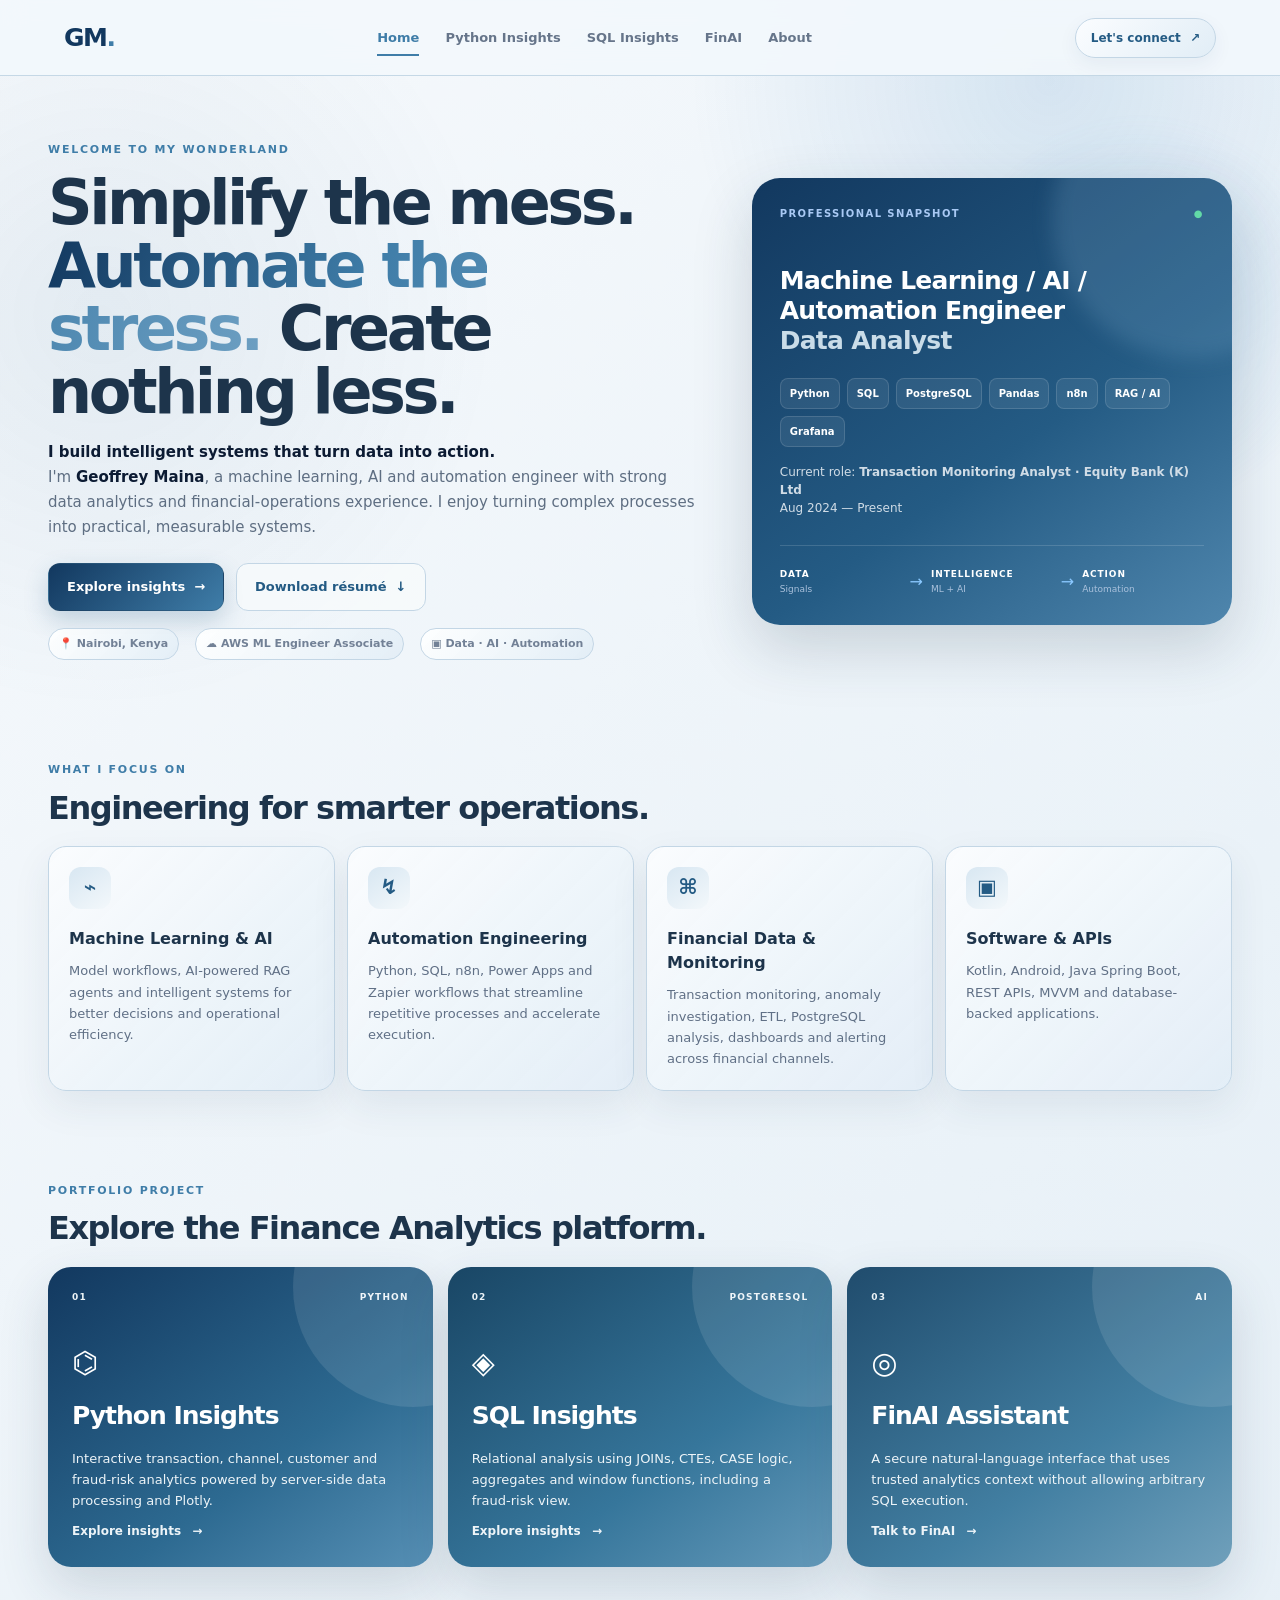
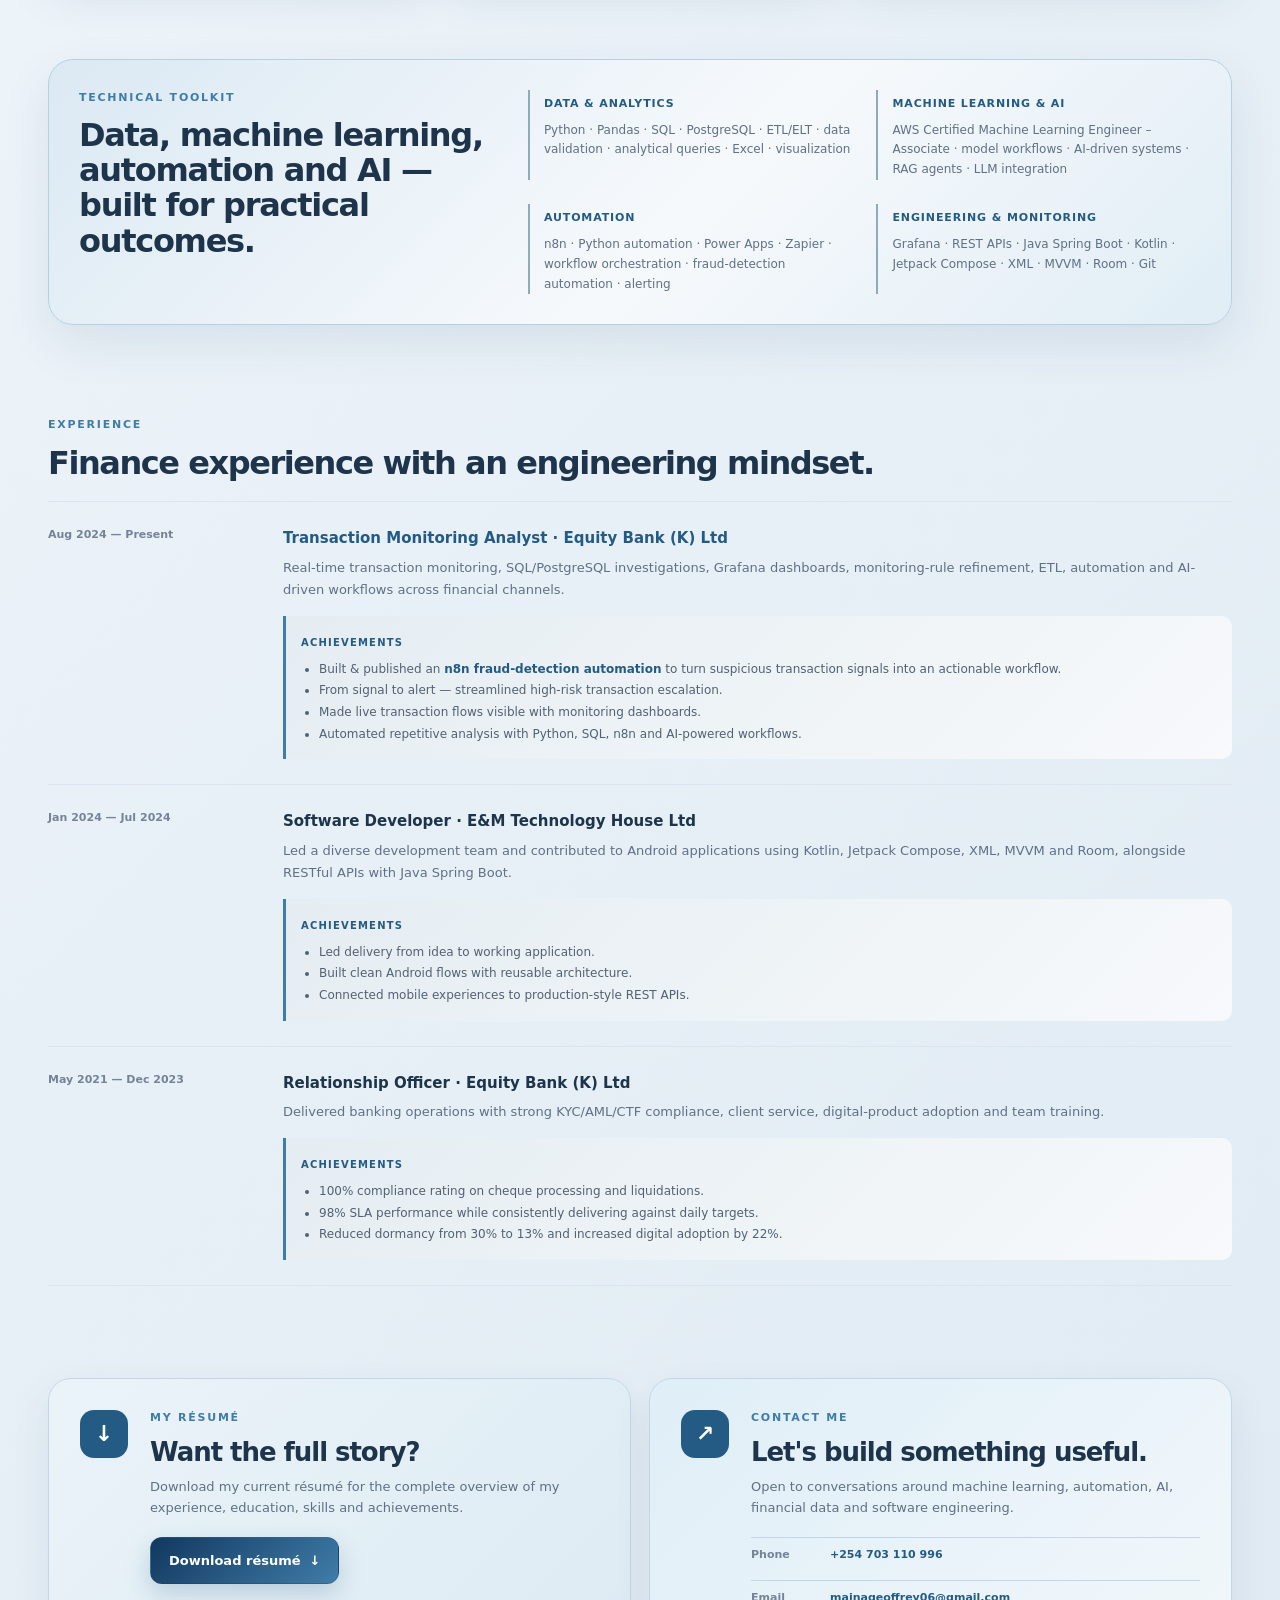
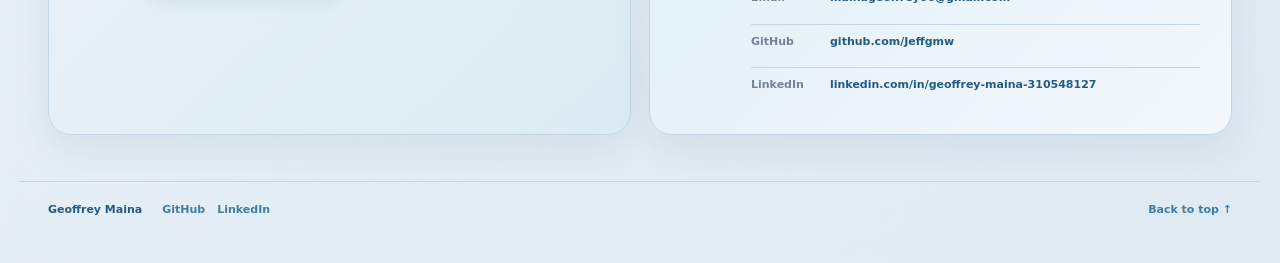
<file: frontend/index.html>
<!doctype html>
<html lang="en">
  <head>
    <meta charset="utf-8" />
    <meta name="viewport" content="width=device-width, initial-scale=1" />
    <meta
      name="description"
      content="Geoffrey Maina — Portfolio project."
    />
    <title>Geoffrey Maina · Portfolio</title>
    <link rel="stylesheet" href="css/styles.css" />
  </head>
  <body class="home-page">
    <header class="nav">
      <a class="brand" href="index.html" aria-label="Geoffrey Maina home"
        >GM<span>.</span></a
      >
      <nav aria-label="Primary navigation">
        <a class="active" href="index.html">Home</a
        ><a href="pages/python-dashboard.html">Python Insights</a
        ><a href="pages/sql-dashboard.html">SQL Insights</a
        ><a href="pages/ai-assistant.html">FinAI</a
        ><a href="pages/about.html">About</a>
      </nav>
      <a class="nav-contact" href="#contact">Let's connect <span>↗</span></a>
    </header>
    <main>
      <section class="hero hero-home" aria-labelledby="hero-title">
        <div class="hero-copy">
          <p class="eyebrow">WELCOME TO MY WONDERLAND</p>
          <h1 id="hero-title">
            Simplify the mess.
            <span class="gradient-text">Automate the stress.</span> Create
            nothing less.
          </h1>
          <p class="hero-intro">
            <strong>
              I build intelligent systems that turn data into action.
            </strong>
            <br>
            I'm <strong>Geoffrey Maina</strong>, a machine learning, AI and automation
            engineer with strong data analytics and financial-operations
            experience. I enjoy turning complex processes into practical,
            measurable systems.
          </p>
          <div class="hero-actions">
            <a class="btn" href="pages/python-dashboard.html"
              >Explore insights <span>→</span></a
            ><a
              class="btn ghost"
              href="assets/Geoffrey-Maina-Resume.pdf"
              download
              >Download résumé <span>↓</span></a
            >
          </div>
          <div class="hero-meta">
            <span>📍 Nairobi, Kenya</span
            ><span>☁ AWS ML Engineer Associate</span
            ><span>▣ Data · AI · Automation</span>
          </div>
        </div>
        <aside class="hero-panel" aria-label="Professional snapshot">
          <div class="panel-glow"></div>
          <div class="panel-top">
            <span>PROFESSIONAL SNAPSHOT</span><span class="status-dot">●</span>
          </div>
          <div class="snapshot-role">
            <strong>Machine Learning / AI / Automation Engineer</strong
            ><br /><span>Data Analyst</span>
          </div>
          <div class="tech-stack">
            <span>Python</span><span>SQL</span><span>PostgreSQL</span
            ><span>Pandas</span><span>n8n</span><span>RAG / AI</span
            ><span>Grafana</span>
          </div>
          <div class="snapshot-company">
            Current role:
            <strong>Transaction Monitoring Analyst · Equity Bank (K) Ltd</strong
            ><br />Aug 2024 — Present
          </div>
          <div class="snapshot-flow">
            <div><b>DATA</b><small>Signals</small></div>
            <i>→</i>
            <div><b>INTELLIGENCE</b><small>ML + AI</small></div>
            <i>→</i>
            <div><b>ACTION</b><small>Automation</small></div>
          </div>
        </aside>
      </section>

      <section class="section focus-section" aria-labelledby="focus-title">
        <div class="section-heading">
          <div>
            <p class="eyebrow">WHAT I FOCUS ON</p>
            <h2 id="focus-title">Engineering for smarter operations.</h2>
          </div>
        </div>
        <div class="focus-grid">
          <article class="focus-card">
            <div class="icon-box">⌁</div>
            <h3>Machine Learning & AI</h3>
            <p>
              Model workflows, AI-powered RAG agents and intelligent systems for
              better decisions and operational efficiency.
            </p>
          </article>
          <article class="focus-card">
            <div class="icon-box">↯</div>
            <h3>Automation Engineering</h3>
            <p>
              Python, SQL, n8n, Power Apps and Zapier workflows that streamline
              repetitive processes and accelerate execution.
            </p>
          </article>
          <article class="focus-card">
            <div class="icon-box">⌘</div>
            <h3>Financial Data & Monitoring</h3>
            <p>
              Transaction monitoring, anomaly investigation, ETL, PostgreSQL
              analysis, dashboards and alerting across financial channels.
            </p>
          </article>
          <article class="focus-card">
            <div class="icon-box">▣</div>
            <h3>Software & APIs</h3>
            <p>
              Kotlin, Android, Java Spring Boot, REST APIs, MVVM and
              database-backed applications.
            </p>
          </article>
        </div>
      </section>

      <section
        class="section analytics-section"
        aria-labelledby="analytics-title"
      >
        <div class="section-heading compact">
          <div>
            <p class="eyebrow">PORTFOLIO PROJECT</p>
            <h2 id="analytics-title">
              Explore the Finance Analytics platform.
            </h2>
          </div>
        </div>
        <div class="analytics-cards">
          <a
            class="analytics-card python-card"
            href="pages/python-dashboard.html"
            ><div class="card-label"><span>01</span><span>PYTHON</span></div>
            <div class="analytics-icon">⌬</div>
            <h3>Python Insights</h3>
            <p>
              Interactive transaction, channel, customer and fraud-risk
              analytics powered by server-side data processing and Plotly.
            </p>
            <span class="card-link">Explore insights <b>→</b></span></a
          >
          <a class="analytics-card sql-card" href="pages/sql-dashboard.html"
            ><div class="card-label">
              <span>02</span><span>POSTGRESQL</span>
            </div>
            <div class="analytics-icon">◈</div>
            <h3>SQL Insights</h3>
            <p>
              Relational analysis using JOINs, CTEs, CASE logic, aggregates and
              window functions, including a fraud-risk view.
            </p>
            <span class="card-link">Explore insights <b>→</b></span></a
          >
          <a class="analytics-card ai-card" href="pages/ai-assistant.html"
            ><div class="card-label"><span>03</span><span>AI</span></div>
            <div class="analytics-icon">◎</div>
            <h3>FinAI Assistant</h3>
            <p>
              A secure natural-language interface that uses trusted analytics
              context without allowing arbitrary SQL execution.
            </p>
            <span class="card-link">Talk to FinAI <b>→</b></span></a
          >
        </div>
      </section>

      <section class="section skills-section" aria-labelledby="skills-title">
        <div class="skills-panel">
          <div>
            <p class="eyebrow">TECHNICAL TOOLKIT</p>
            <h2 id="skills-title">
              Data, machine learning, automation and AI — built for practical
              outcomes.
            </h2>
          </div>
          <div class="skill-groups">
            <div>
              <span>Data & Analytics</span>
              <p>
                Python · Pandas · SQL · PostgreSQL · ETL/ELT · data validation ·
                analytical queries · Excel · visualization
              </p>
            </div>
            <div>
              <span>Machine Learning & AI</span>
              <p>
                AWS Certified Machine Learning Engineer – Associate · model
                workflows · AI-driven systems · RAG agents · LLM integration
              </p>
            </div>
            <div>
              <span>Automation</span>
              <p>
                n8n · Python automation · Power Apps · Zapier · workflow
                orchestration · fraud-detection automation · alerting
              </p>
            </div>
            <div>
              <span>Engineering & Monitoring</span>
              <p>
                Grafana · REST APIs · Java Spring Boot · Kotlin · Jetpack
                Compose · XML · MVVM · Room · Git
              </p>
            </div>
          </div>
        </div>
      </section>

      <section
        class="section experience-section"
        aria-labelledby="experience-title"
      >
        <div class="section-heading compact">
          <div>
            <p class="eyebrow">EXPERIENCE</p>
            <h2 id="experience-title">
              Finance experience with an engineering mindset.
            </h2>
          </div>
        </div>
        <div class="experience-list">
          <article class="experience-item current">
            <div class="experience-date">Aug 2024 — Present</div>
            <div>
              <h3>Transaction Monitoring Analyst · Equity Bank (K) Ltd</h3>
              <p>
                Real-time transaction monitoring, SQL/PostgreSQL investigations,
                Grafana dashboards, monitoring-rule refinement, ETL, automation
                and AI-driven workflows across financial channels.
              </p>
              <div class="experience-achievements">
                <span>ACHIEVEMENTS</span>
                <ul>
                  <li>
                    Built & published an
                    <strong>n8n fraud-detection automation</strong> to turn
                    suspicious transaction signals into an actionable workflow.
                  </li>
                  <li>
                    From signal to alert — streamlined high-risk transaction
                    escalation.
                  </li>
                  <li>
                    Made live transaction flows visible with monitoring
                    dashboards.
                  </li>
                  <li>
                    Automated repetitive analysis with Python, SQL, n8n and
                    AI-powered workflows.
                  </li>
                </ul>
              </div>
            </div>
          </article>
          <article class="experience-item">
            <div class="experience-date">Jan 2024 — Jul 2024</div>
            <div>
              <h3>Software Developer · E&M Technology House Ltd</h3>
              <p>
                Led a diverse development team and contributed to Android
                applications using Kotlin, Jetpack Compose, XML, MVVM and Room,
                alongside RESTful APIs with Java Spring Boot.
              </p>
              <div class="experience-achievements">
                <span>ACHIEVEMENTS</span>
                <ul>
                  <li>Led delivery from idea to working application.</li>
                  <li>Built clean Android flows with reusable architecture.</li>
                  <li>
                    Connected mobile experiences to production-style REST APIs.
                  </li>
                </ul>
              </div>
            </div>
          </article>
          <article class="experience-item">
            <div class="experience-date">May 2021 — Dec 2023</div>
            <div>
              <h3>Relationship Officer · Equity Bank (K) Ltd</h3>
              <p>
                Delivered banking operations with strong KYC/AML/CTF compliance,
                client service, digital-product adoption and team training.
              </p>
              <div class="experience-achievements">
                <span>ACHIEVEMENTS</span>
                <ul>
                  <li>
                    100% compliance rating on cheque processing and
                    liquidations.
                  </li>
                  <li>
                    98% SLA performance while consistently delivering against
                    daily targets.
                  </li>
                  <li>
                    Reduced dormancy from 30% to 13% and increased digital
                    adoption by 22%.
                  </li>
                </ul>
              </div>
            </div>
          </article>
        </div>
      </section>

      <section
        class="section action-section"
        id="contact"
        aria-labelledby="contact-title"
      >
        <div class="action-grid">
          <article class="action-card resume-card">
            <div class="action-icon">↓</div>
            <div>
              <p class="eyebrow">MY RÉSUMÉ</p>
              <h2>Want the full story?</h2>
              <p>
                Download my current résumé for the complete overview of my
                experience, education, skills and achievements.
              </p>
              <a
                class="btn"
                href="assets/Geoffrey-Maina-Resume.pdf"
                download
                >Download résumé <span>↓</span></a
              >
            </div>
          </article>
          <article class="action-card contact-card">
            <div class="action-icon">↗</div>
            <div>
              <p class="eyebrow">CONTACT ME</p>
              <h2>Let's build something useful.</h2>
              <p>
                Open to conversations around machine learning, automation, AI,
                financial data and software engineering.
              </p>
              <div class="contact-links">
                <a href="tel:+254703110996"
                  ><span>Phone</span><strong>+254 703 110 996</strong></a
                ><a href="mailto:mainageoffrey06@gmail.com"
                  ><span>Email</span
                  ><strong>mainageoffrey06@gmail.com</strong></a
                ><a
                  href="https://github.com/Jeffgmw"
                  target="_blank"
                  rel="noopener noreferrer"
                  ><span>GitHub</span><strong>github.com/Jeffgmw</strong></a
                ><a
                  href="http://www.linkedin.com/in/geoffrey-maina-310548127"
                  target="_blank"
                  rel="noopener noreferrer"
                  ><span>LinkedIn</span
                  ><strong>linkedin.com/in/geoffrey-maina-310548127</strong></a
                >
              </div>
            </div>
          </article>
        </div>
      </section>
    </main>
    <footer class="footer">
      <div>
        <strong>Geoffrey Maina</strong
        ><span class="footer-social"
          ><a
            href="https://github.com/Jeffgmw"
            target="_blank"
            rel="noopener noreferrer"
            >GitHub</a
          ><a
            href="http://www.linkedin.com/in/geoffrey-maina-310548127"
            target="_blank"
            rel="noopener noreferrer"
            >LinkedIn</a
          ></span
        >
      </div>
      <a
        href="#top"
        onclick="
          window.scrollTo({ top: 0, behavior: 'smooth' });
          return false;
        "
        >Back to top ↑</a
      >
    </footer>
    <script src="js/config.js"></script>
  </body>
</html>
</file>
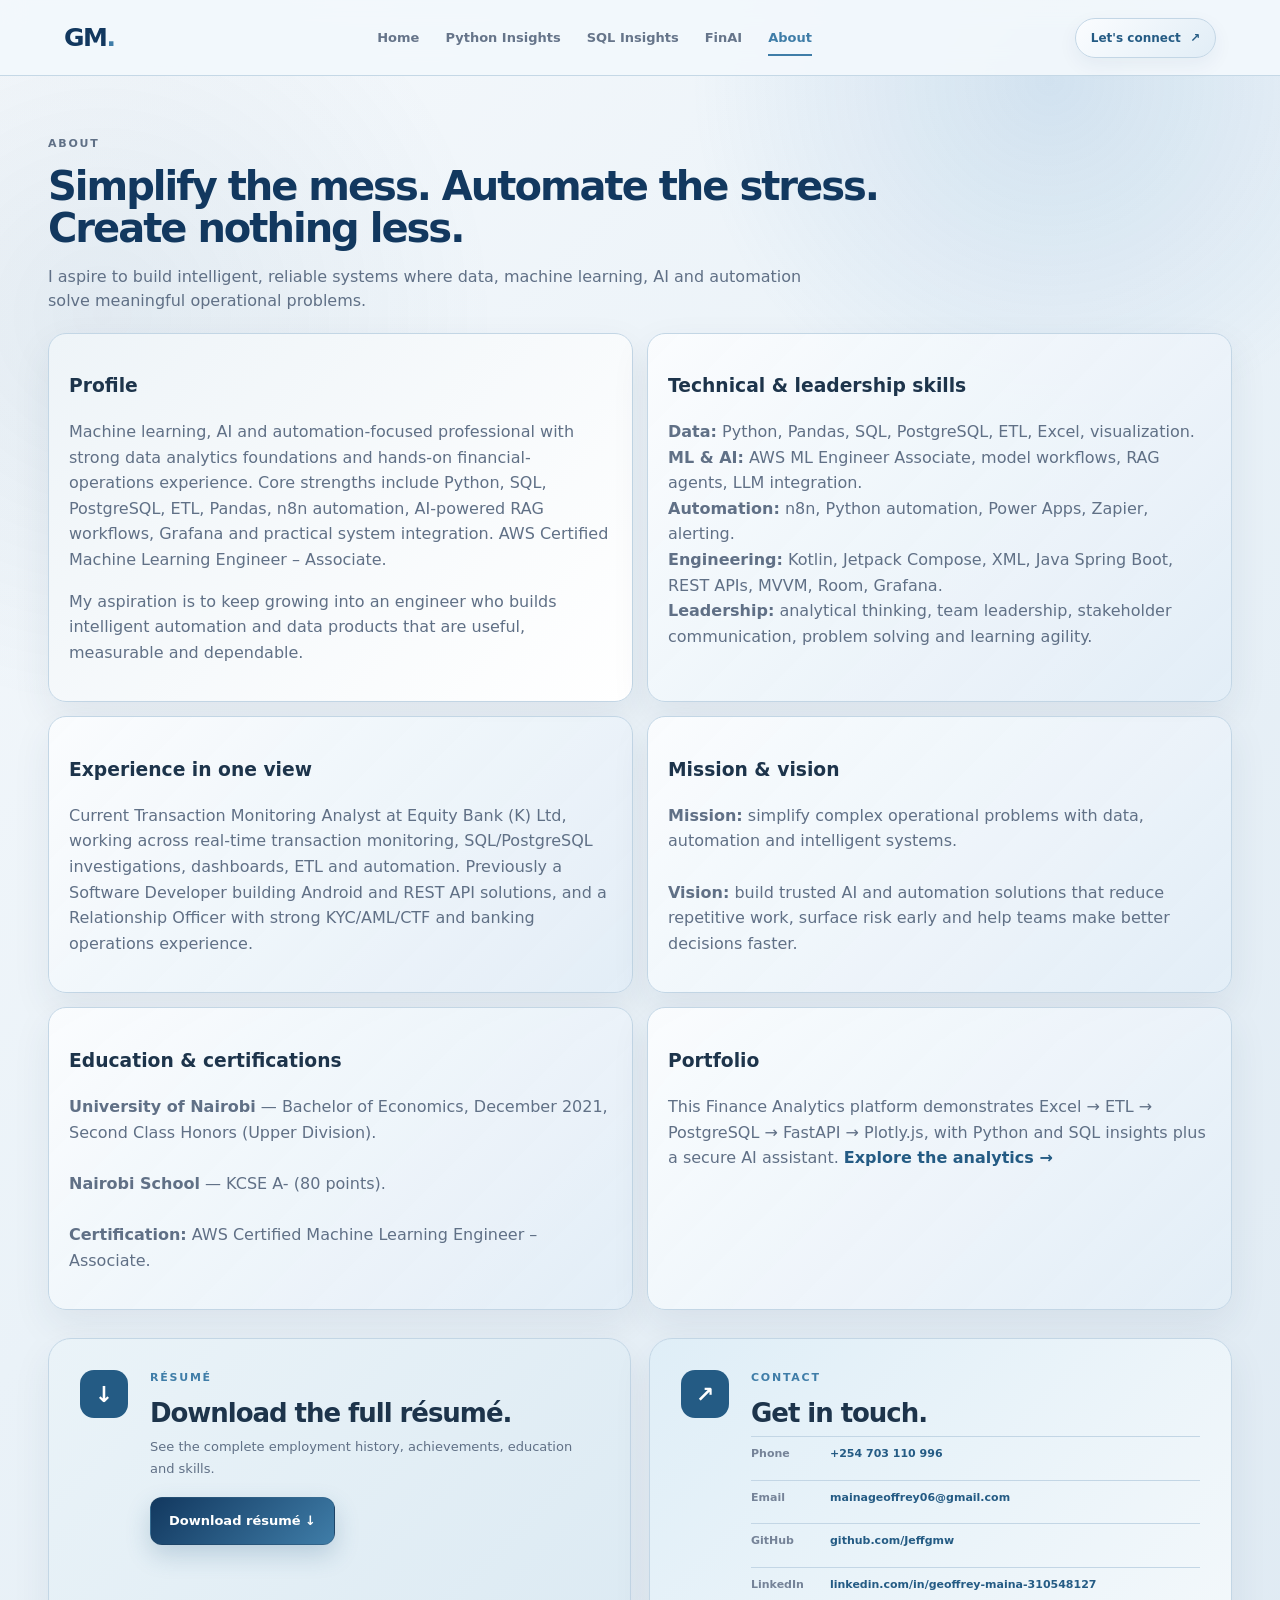
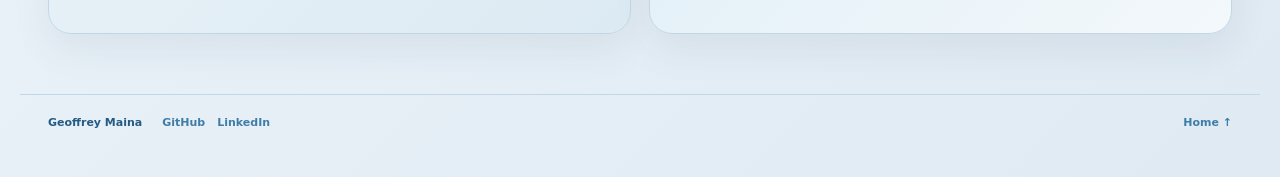
<file: frontend/pages/about.html>
<!doctype html>
<html lang="en">
  <head>
    <meta charset="utf-8" />
    <meta name="viewport" content="width=device-width,initial-scale=1" />
    <meta name="description" content="About Geoffrey Maina." />
    <title>About | Geoffrey Maina</title>
    <link rel="stylesheet" href="../css/styles.css" />
  </head>
  <body>
    <header class="nav">
      <a class="brand" href="../index.html">GM<span>.</span></a>
      <nav>
        <a href="../index.html">Home</a
        ><a href="python-dashboard.html">Python Insights</a
        ><a href="sql-dashboard.html">SQL Insights</a
        ><a href="ai-assistant.html">FinAI</a
        ><a class="active" href="about.html">About</a>
      </nav>
      <a class="nav-contact" href="../index.html#contact"
        >Let's connect <span>↗</span></a
      >
    </header>
    <main class="container about-page">
      <div class="page-head about-hero">
        <p class="eyebrow">ABOUT</p>
        <h1>Simplify the mess. Automate the stress. Create nothing less.</h1>
        <p>
          I aspire to build intelligent, reliable systems where data, machine
          learning, AI and automation solve meaningful operational problems.
        </p>
      </div>
      <div class="about-grid">
        <article class="about-profile">
          <h3>Profile</h3>
          <p>
            Machine learning, AI and automation-focused professional with strong
            data analytics foundations and hands-on financial-operations
            experience. Core strengths include Python, SQL, PostgreSQL, ETL,
            Pandas, n8n automation, AI-powered RAG workflows, Grafana and
            practical system integration. AWS Certified Machine Learning
            Engineer – Associate.
          </p>
          <p>
            My aspiration is to keep growing into an engineer who builds
            intelligent automation and data products that are useful, measurable
            and dependable.
          </p>
        </article>
        <article>
          <h3>Technical & leadership skills</h3>
          <p>
            <strong>Data:</strong> Python, Pandas, SQL, PostgreSQL, ETL, Excel,
            visualization.<br /><strong>ML & AI:</strong> AWS ML Engineer
            Associate, model workflows, RAG agents, LLM integration.<br /><strong
              >Automation:</strong
            >
            n8n, Python automation, Power Apps, Zapier, alerting.<br /><strong
              >Engineering:</strong
            >
            Kotlin, Jetpack Compose, XML, Java Spring Boot, REST APIs, MVVM,
            Room, Grafana.<br /><strong>Leadership:</strong> analytical
            thinking, team leadership, stakeholder communication, problem
            solving and learning agility.
          </p>
        </article>
        <article>
          <h3>Experience in one view</h3>
          <p>
            Current Transaction Monitoring Analyst at Equity Bank (K) Ltd,
            working across real-time transaction monitoring, SQL/PostgreSQL
            investigations, dashboards, ETL and automation. Previously a
            Software Developer building Android and REST API solutions, and a
            Relationship Officer with strong KYC/AML/CTF and banking operations
            experience.
          </p>
        </article>
        <article>
          <h3>Mission & vision</h3>
          <p>
            <strong>Mission:</strong> simplify complex operational problems with
            data, automation and intelligent systems.<br /><br /><strong
              >Vision:</strong
            >
            build trusted AI and automation solutions that reduce repetitive
            work, surface risk early and help teams make better decisions
            faster.
          </p>
        </article>
        <article>
          <h3>Education & certifications</h3>
          <p>
            <strong>University of Nairobi</strong> — Bachelor of Economics,
            December 2021, Second Class Honors (Upper Division).<br /><br /><strong
              >Nairobi School</strong
            >
            — KCSE A- (80 points).<br /><br /><strong>Certification:</strong>
            AWS Certified Machine Learning Engineer – Associate.
          </p>
        </article>
        <article>
          <h3>Portfolio</h3>
          <p>
            This Finance Analytics platform demonstrates Excel → ETL →
            PostgreSQL → FastAPI → Plotly.js, with Python and SQL insights plus
            a secure AI assistant.
            <a href="python-dashboard.html">Explore the analytics →</a>
          </p>
        </article>
      </div>
      <section class="action-section">
        <div class="action-grid">
          <article class="action-card resume-card">
            <div class="action-icon">↓</div>
            <div>
              <p class="eyebrow">RÉSUMÉ</p>
              <h2>Download the full résumé.</h2>
              <p>
                See the complete employment history, achievements, education and
                skills.
              </p>
              <a
                class="btn"
                href="../assets/Geoffrey-Maina-Resume.pdf"
                download
                >Download résumé ↓</a
              >
            </div>
          </article>
          <article class="action-card contact-card">
            <div class="action-icon">↗</div>
            <div>
              <p class="eyebrow">CONTACT</p>
              <h2>Get in touch.</h2>
              <div class="contact-links">
                <a href="tel:+254703110996"
                  ><span>Phone</span><strong>+254 703 110 996</strong></a
                ><a href="mailto:mainageoffrey06@gmail.com"
                  ><span>Email</span
                  ><strong>mainageoffrey06@gmail.com</strong></a
                ><a
                  href="https://github.com/Jeffgmw"
                  target="_blank"
                  rel="noopener noreferrer"
                  ><span>GitHub</span><strong>github.com/Jeffgmw</strong></a
                ><a
                  href="http://www.linkedin.com/in/geoffrey-maina-310548127"
                  target="_blank"
                  rel="noopener noreferrer"
                  ><span>LinkedIn</span
                  ><strong>linkedin.com/in/geoffrey-maina-310548127</strong></a
                >
              </div>
            </div>
          </article>
        </div>
      </section>
    </main>
    <footer class="footer">
      <div>
        <strong>Geoffrey Maina</strong
        ><span class="footer-social"
          ><a
            href="https://github.com/Jeffgmw"
            target="_blank"
            rel="noopener noreferrer"
            >GitHub</a
          ><a
            href="http://www.linkedin.com/in/geoffrey-maina-310548127"
            target="_blank"
            rel="noopener noreferrer"
            >LinkedIn</a
          ></span
        >
      </div>
      <a href="../index.html">Home ↑</a>
    </footer>
  </body>
</html>
</file>
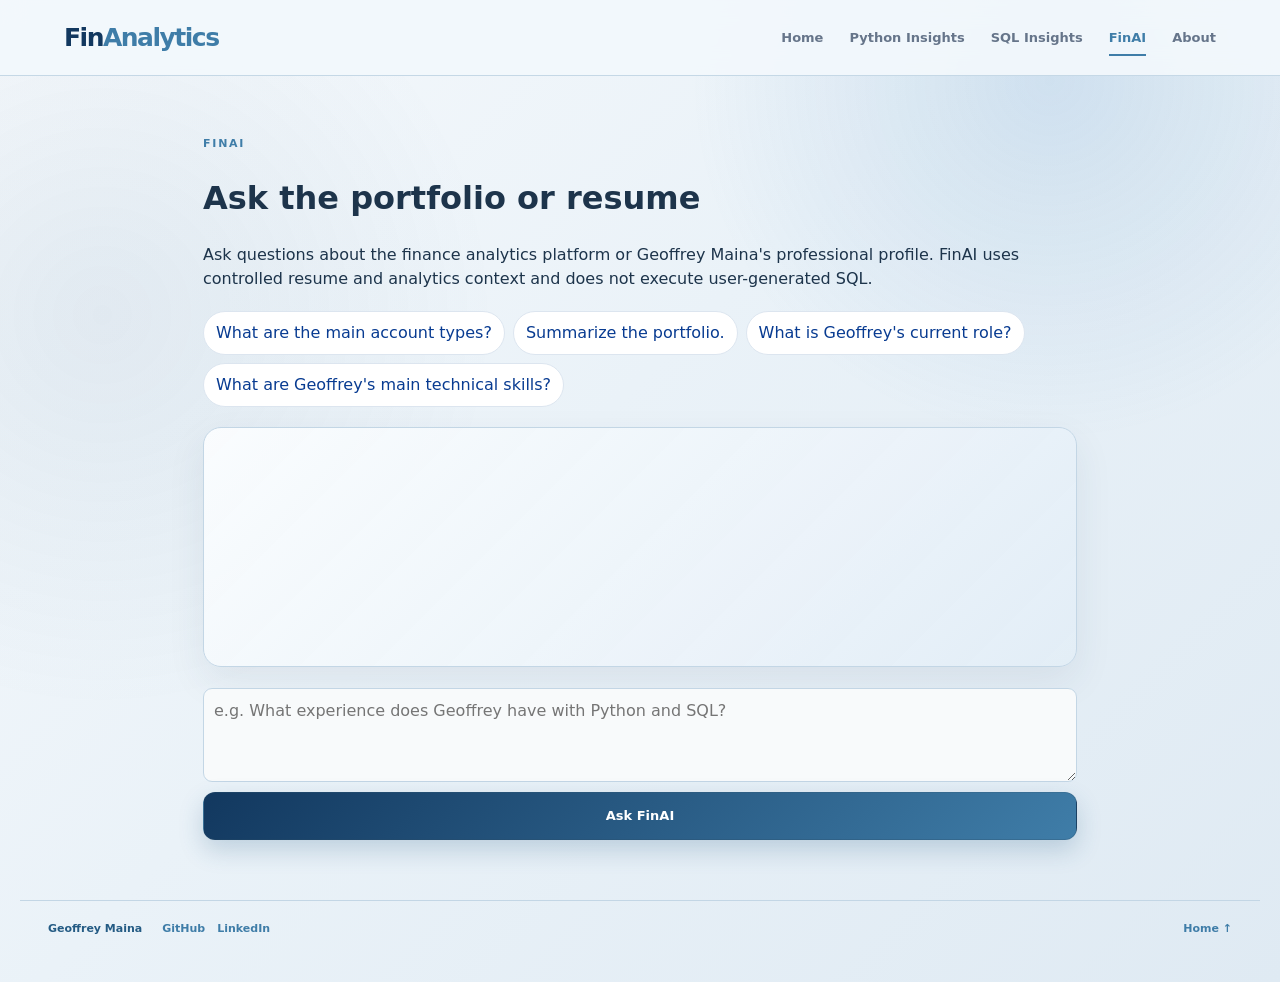
<file: frontend/pages/ai-assistant.html>
<!doctype html>
<html lang="en">
  <head>
    <meta charset="utf-8" />
    <meta name="viewport" content="width=device-width,initial-scale=1" />
    <title>FinAI</title>
    <link rel="stylesheet" href="../css/styles.css" />
  </head>
  <body>
    <header class="nav">
      <a class="brand" href="../index.html">Fin<span>Analytics</span></a>
      <nav>
        <a href="../index.html">Home</a
        ><a href="python-dashboard.html">Python Insights</a
        ><a href="sql-dashboard.html">SQL Insights</a
        ><a class="active" href="ai-assistant.html">FinAI</a
        ><a href="about.html">About</a>
      </nav>
    </header>
    <main class="container narrow">
      <p class="eyebrow">FINAI</p>
      <h1>Ask the portfolio or resume</h1>
      <p>
        Ask questions about the finance analytics platform or Geoffrey Maina's professional profile. 
        FinAI uses controlled resume and analytics context and does not execute user-generated SQL.
      </p>
      <div class="suggestions">
        <button>What are the main account types?</button
        ><button>Summarize the portfolio.</button
        ><button>What is Geoffrey's current role?</button
        ><button>What are Geoffrey's main technical skills?</button>
      </div>
      <div id="chat" class="chat"></div>
      <form id="chatForm" class="chat-form">
        <textarea
          id="message"
          rows="3"
          maxlength="2000"
          placeholder="e.g. What experience does Geoffrey have with Python and SQL?"
        ></textarea
        ><button class="btn">Ask FinAI</button>
      </form>
    </main>
    <footer class="footer">
      <div>
        <strong>Geoffrey Maina</strong
        ><span class="footer-social"
          ><a
            href="https://github.com/Jeffgmw"
            target="_blank"
            rel="noopener noreferrer"
            >GitHub</a
          ><a
            href="http://www.linkedin.com/in/geoffrey-maina-310548127"
            target="_blank"
            rel="noopener noreferrer"
            >LinkedIn</a
          ></span
        >
      </div>
      <a href="../index.html">Home ↑</a>
    </footer>
    <script src="../js/config.js"></script>
    <script src="../js/api.js"></script>
    <script src="../js/ai-assistant.js"></script>
  </body>
</html>
</file>
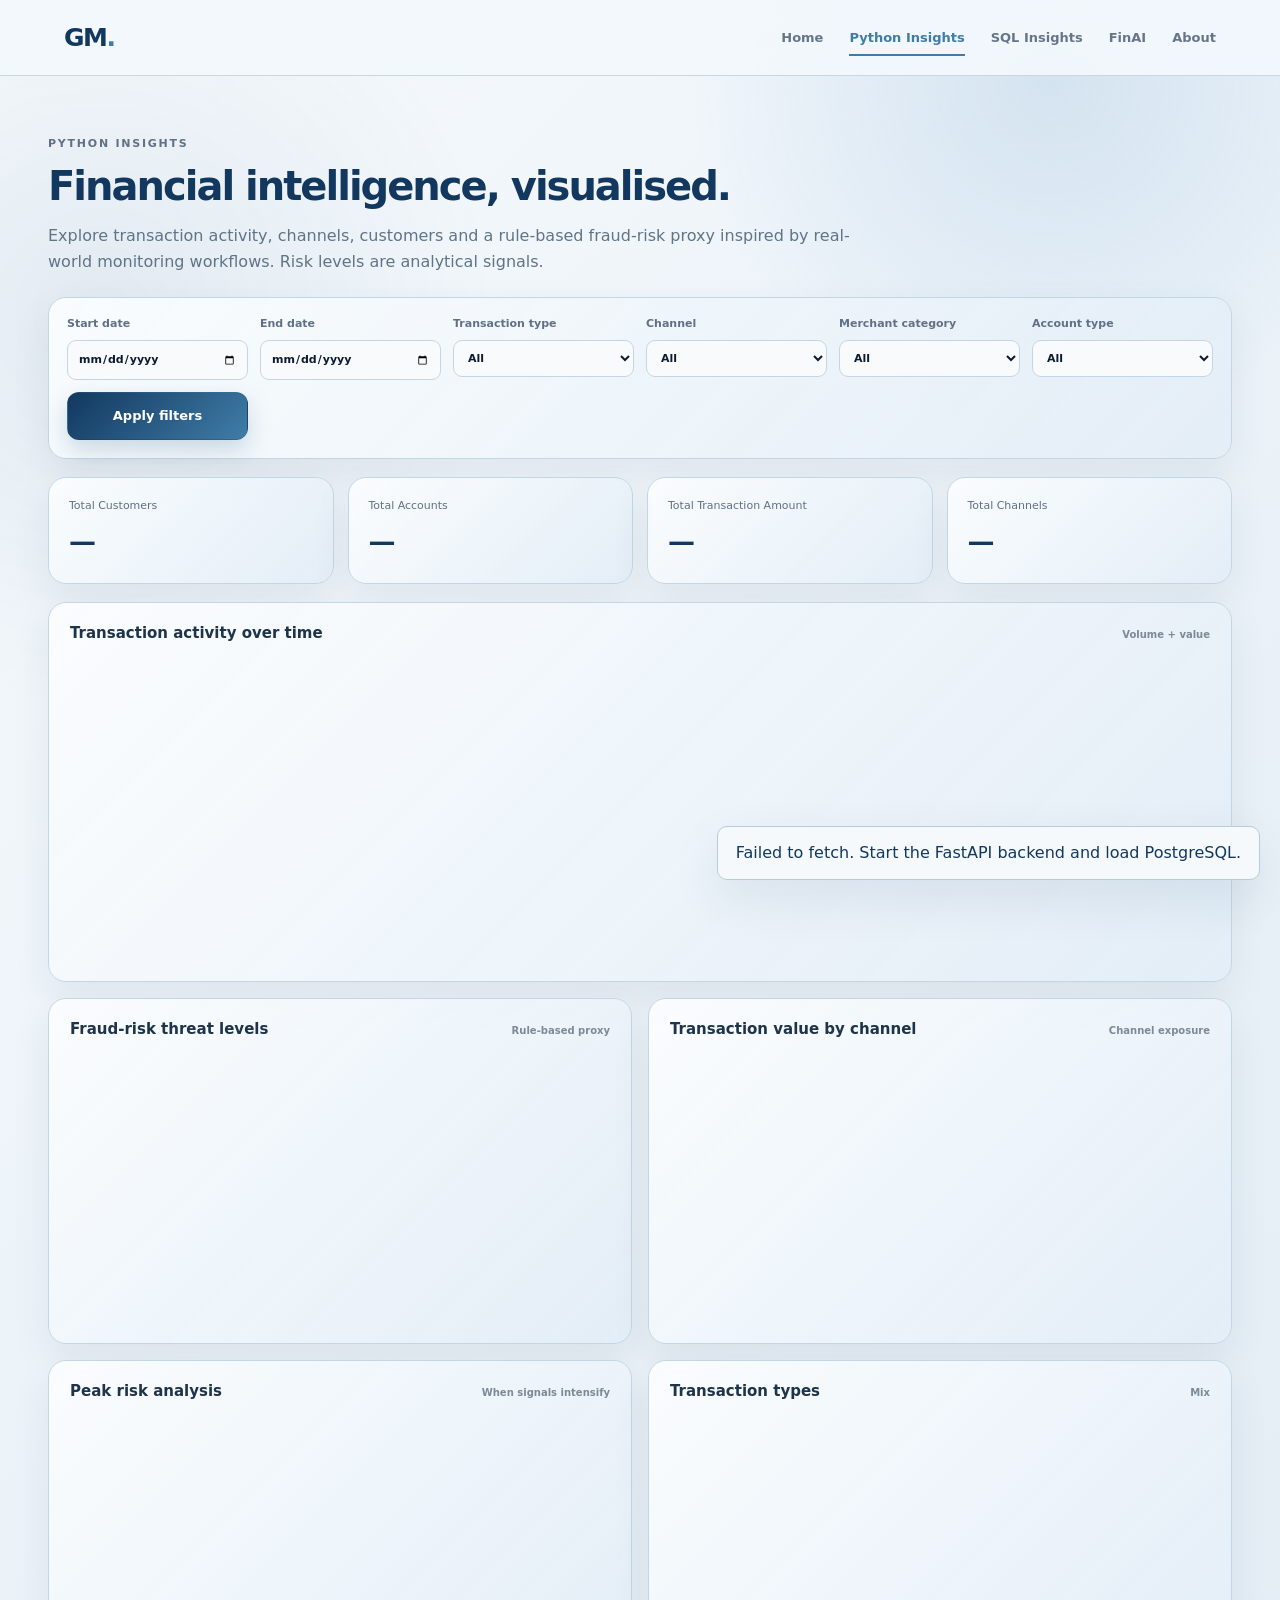
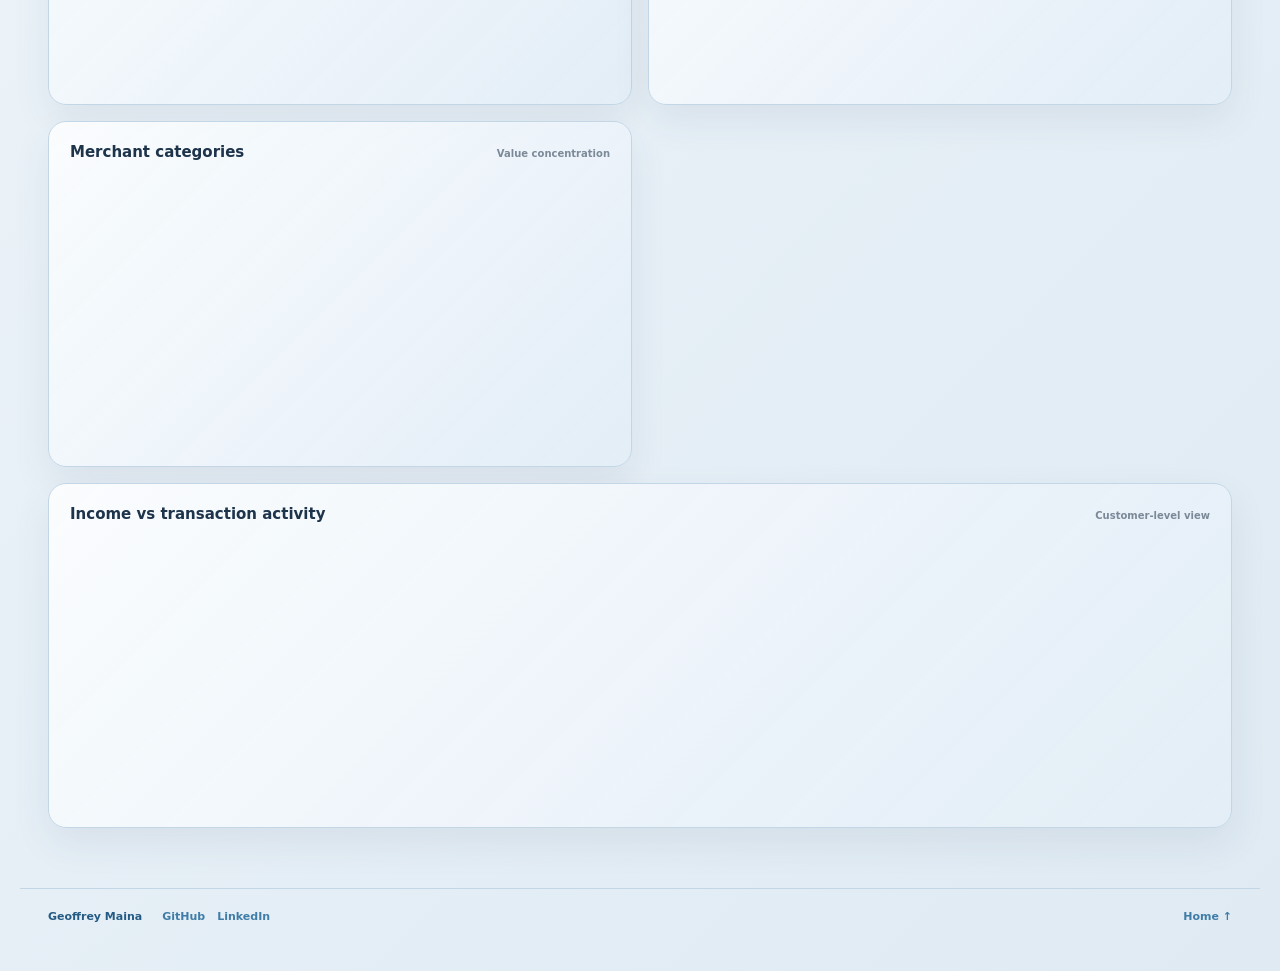
<file: frontend/pages/python-dashboard.html>
<!doctype html>
<html lang="en">
  <head>
    <meta charset="utf-8" />
    <meta name="viewport" content="width=device-width,initial-scale=1" />
    <title>Python Insights | Geoffrey Maina</title>
    <link rel="stylesheet" href="../css/styles.css" />
    <script src="https://cdn.plot.ly/plotly-2.35.2.min.js" defer></script>
  </head>
  <body>
    <header class="nav">
      <a class="brand" href="../index.html">GM<span>.</span></a>
      <nav>
        <a href="../index.html">Home</a
        ><a class="active" href="python-dashboard.html">Python Insights</a
        ><a href="sql-dashboard.html">SQL Insights</a
        ><a href="ai-assistant.html">FinAI</a><a href="about.html">About</a>
      </nav>
    </header>
    <main class="container">
      <div class="page-head">
        <p class="eyebrow">PYTHON INSIGHTS</p>
        <h1>Financial intelligence, visualised.</h1>
        <p class="dashboard-description">
          Explore transaction activity, channels, customers and a rule-based
          fraud-risk proxy inspired by real-world monitoring workflows. Risk
          levels are analytical signals.
        </p>
      </div>
      <section class="filters">
        <label>Start date<input id="startDate" type="date" /></label
        ><label>End date<input id="endDate" type="date" /></label
        ><label
          >Transaction type<select id="txnType">
            <option value="">All</option>
          </select></label
        ><label
          >Channel<select id="channel">
            <option value="">All</option>
          </select></label
        ><label
          >Merchant category<select id="merchant">
            <option value="">All</option>
          </select></label
        ><label
          >Account type<select id="accountType">
            <option value="">All</option>
          </select></label
        ><button id="apply" class="btn">Apply filters</button>
      </section>
      <section class="kpis">
        <div><span>Total Customers</span><strong id="customers">—</strong></div>
        <div><span>Total Accounts</span><strong id="accounts">—</strong></div>
        <div>
          <span>Total Transaction Amount</span><strong id="value">—</strong>
        </div>
        <div>
          <span>Total Channels</span><strong id="channelsKpi">—</strong>
        </div>
      </section>
      <section class="dashboard-grid">
        <article class="chart chart-large">
          <div class="chart-title">
            <h3>Transaction activity over time</h3>
            <span>Volume + value</span>
          </div>
          <div id="trend"></div>
        </article>
        <article class="chart">
          <div class="chart-title">
            <h3>Fraud-risk threat levels</h3>
            <span>Rule-based proxy</span>
          </div>
          <div id="threatLevels"></div>
        </article>
        <article class="chart">
          <div class="chart-title">
            <h3>Transaction value by channel</h3>
            <span>Channel exposure</span>
          </div>
          <div id="channels"></div>
        </article>
        <article class="chart">
          <div class="chart-title">
            <h3>Peak risk analysis</h3>
            <span>When signals intensify</span>
          </div>
          <div id="riskPeak"></div>
        </article>
        <article class="chart">
          <div class="chart-title">
            <h3>Transaction types</h3>
            <span>Mix</span>
          </div>
          <div id="types"></div>
        </article>
        <article class="chart">
          <div class="chart-title">
            <h3>Merchant categories</h3>
            <span>Value concentration</span>
          </div>
          <div id="merchantChart"></div>
        </article>
        <article class="chart wide">
          <div class="chart-title">
            <h3>Income vs transaction activity</h3>
            <span>Customer-level view</span>
          </div>
          <div id="income"></div>
        </article>
      </section>
    </main>
    <footer class="footer">
      <div>
        <strong>Geoffrey Maina</strong
        ><span class="footer-social"
          ><a
            href="https://github.com/Jeffgmw"
            target="_blank"
            rel="noopener noreferrer"
            >GitHub</a
          ><a
            href="http://www.linkedin.com/in/geoffrey-maina-310548127"
            target="_blank"
            rel="noopener noreferrer"
            >LinkedIn</a
          ></span
        >
      </div>
      <a href="../index.html">Home ↑</a>
    </footer>
    <script src="../js/config.js"></script>
    <script src="../js/api.js"></script>
    <script src="../js/python-dashboard.js"></script>
  </body>
</html>
</file>
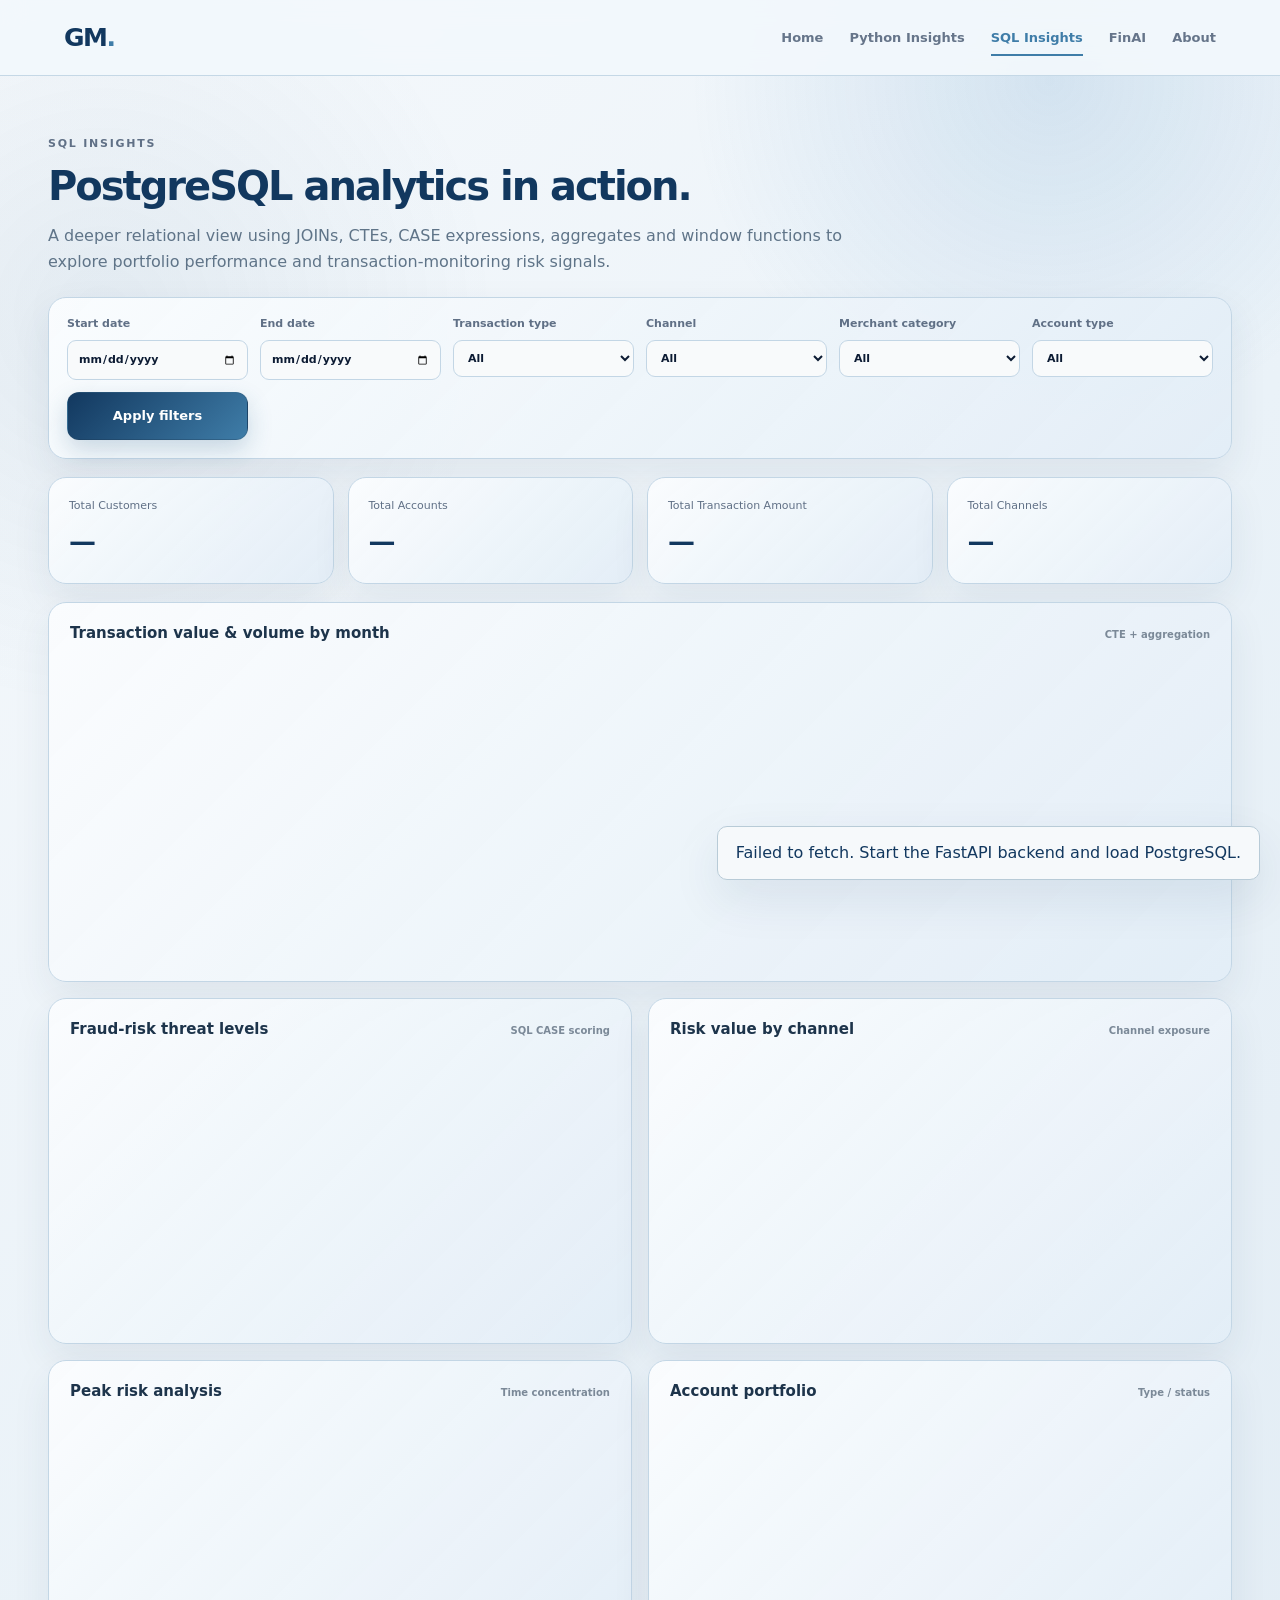
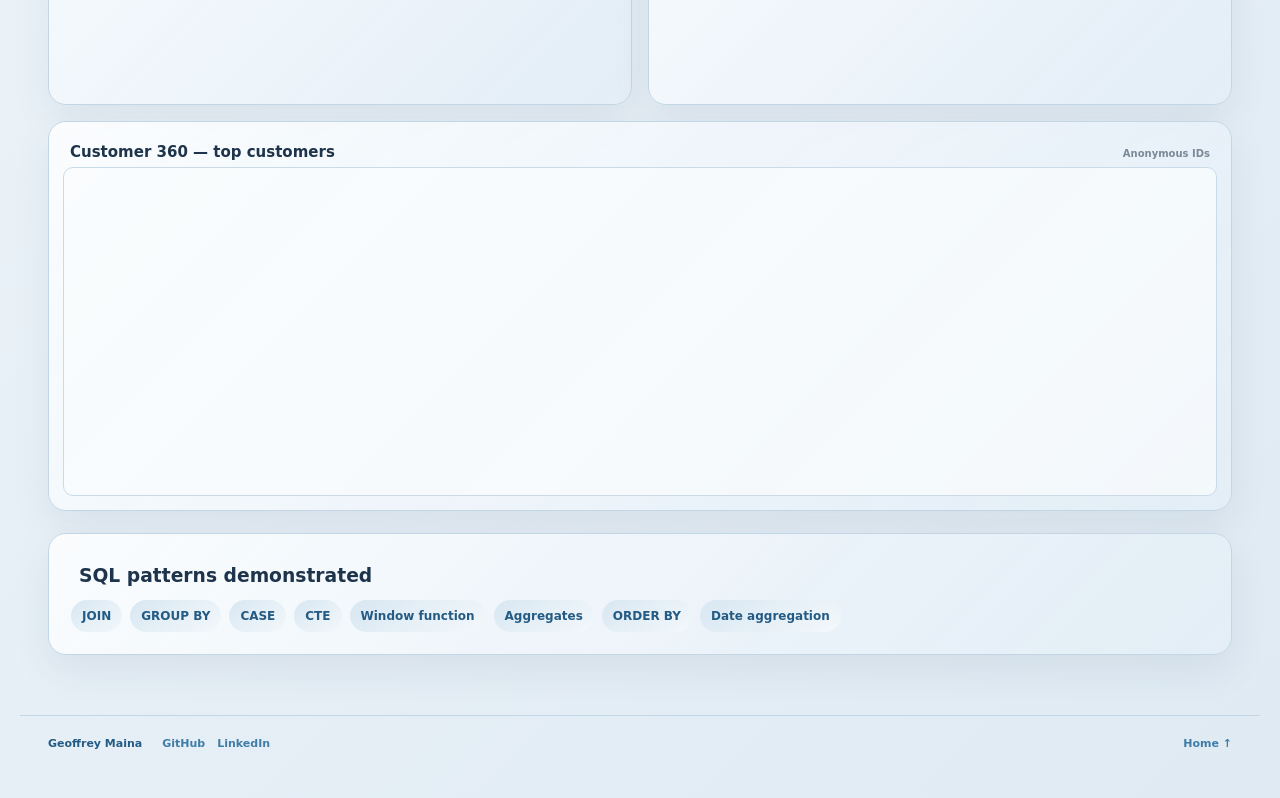
<file: frontend/pages/sql-dashboard.html>
<!doctype html>
<html lang="en">
  <head>
    <meta charset="utf-8" />
    <meta name="viewport" content="width=device-width,initial-scale=1" />
    <title>SQL Insights | Geoffrey Maina</title>
    <link rel="stylesheet" href="../css/styles.css" />
    <script src="https://cdn.plot.ly/plotly-2.35.2.min.js" defer></script>
  </head>
  <body>
    <header class="nav">
      <a class="brand" href="../index.html">GM<span>.</span></a>
      <nav>
        <a href="../index.html">Home</a
        ><a href="python-dashboard.html">Python Insights</a
        ><a class="active" href="sql-dashboard.html">SQL Insights</a
        ><a href="ai-assistant.html">FinAI</a><a href="about.html">About</a>
      </nav>
    </header>
    <main class="container">
      <div class="page-head">
        <p class="eyebrow">SQL INSIGHTS</p>
        <h1>PostgreSQL analytics in action.</h1>
        <p class="dashboard-description">
          A deeper relational view using JOINs, CTEs, CASE expressions,
          aggregates and window functions to explore portfolio performance and
          transaction-monitoring risk signals.
        </p>
      </div>
      <section class="filters">
        <label>Start date<input id="startDate" type="date" /></label
        ><label>End date<input id="endDate" type="date" /></label
        ><label
          >Transaction type<select id="txnType">
            <option value="">All</option>
          </select></label
        ><label
          >Channel<select id="channel">
            <option value="">All</option>
          </select></label
        ><label
          >Merchant category<select id="merchant">
            <option value="">All</option>
          </select></label
        ><label
          >Account type<select id="accountType">
            <option value="">All</option>
          </select></label
        ><button id="apply" class="btn">Apply filters</button>
      </section>
      <section class="kpis">
        <div><span>Total Customers</span><strong id="customers">—</strong></div>
        <div><span>Total Accounts</span><strong id="accounts">—</strong></div>
        <div>
          <span>Total Transaction Amount</span><strong id="txnValue">—</strong>
        </div>
        <div>
          <span>Total Channels</span><strong id="channelsKpi">—</strong>
        </div>
      </section>
      <section class="dashboard-grid">
        <article class="chart chart-large">
          <div class="chart-title">
            <h3>Transaction value & volume by month</h3>
            <span>CTE + aggregation</span>
          </div>
          <div id="trend"></div>
        </article>
        <article class="chart">
          <div class="chart-title">
            <h3>Fraud-risk threat levels</h3>
            <span>SQL CASE scoring</span>
          </div>
          <div id="threatLevels"></div>
        </article>
        <article class="chart">
          <div class="chart-title">
            <h3>Risk value by channel</h3>
            <span>Channel exposure</span>
          </div>
          <div id="channels"></div>
        </article>
        <article class="chart">
          <div class="chart-title">
            <h3>Peak risk analysis</h3>
            <span>Time concentration</span>
          </div>
          <div id="riskPeak"></div>
        </article>
        <article class="chart">
          <div class="chart-title">
            <h3>Account portfolio</h3>
            <span>Type / status</span>
          </div>
          <div id="accountsChart"></div>
        </article>
        <article class="chart wide customer360-chart">
          <div class="chart-title">
            <h3>Customer 360 — top customers</h3>
            <span>Anonymous IDs</span>
          </div>
          <div class="customer360-scroll"><div id="customerTable"></div></div>
        </article>
      </section>
      <section class="code-note">
        <h3>SQL patterns demonstrated</h3>
        <div class="chips">
          <span>JOIN</span><span>GROUP BY</span><span>CASE</span><span>CTE</span
          ><span>Window function</span><span>Aggregates</span
          ><span>ORDER BY</span><span>Date aggregation</span>
        </div>
      </section>
    </main>
    <footer class="footer">
      <div>
        <strong>Geoffrey Maina</strong
        ><span class="footer-social"
          ><a
            href="https://github.com/Jeffgmw"
            target="_blank"
            rel="noopener noreferrer"
            >GitHub</a
          ><a
            href="http://www.linkedin.com/in/geoffrey-maina-310548127"
            target="_blank"
            rel="noopener noreferrer"
            >LinkedIn</a
          ></span
        >
      </div>
      <a href="../index.html">Home ↑</a>
    </footer>
    <script src="../js/config.js"></script>
    <script src="../js/api.js"></script>
    <script src="../js/sql-dashboard.js"></script>
  </body>
</html>
</file>
<file: frontend/css/styles.css>
:root {
  --bg: #f3f6fa;
  --bg-soft: #eef3f8;
  --card: #ffffff;
  --ink: #0c1b33;
  --muted: #607086;
  --line: #dce5ef;
  --blue: #0b63f6;
  --blue-deep: #083b91;
  --blue-dark: #061d42;
  --cyan: #38a7ff;
  --grey: #d9e2eb;
  --shadow: 0 18px 50px rgba(15, 50, 90, 0.09);
  --shadow-hover: 0 24px 65px rgba(10, 74, 150, 0.16);
  --radius: 22px;
}
* {
  box-sizing: border-box;
}
html {
  scroll-behavior: smooth;
}
body {
  margin: 0;
  font-family:
    Inter,
    ui-sans-serif,
    system-ui,
    -apple-system,
    BlinkMacSystemFont,
    "Segoe UI",
    sans-serif;
  background: linear-gradient(180deg, #f7f9fc 0%, var(--bg) 45%, #eef3f8 100%);
  color: var(--ink);
  line-height: 1.5;
}
body:before {
  content: "";
  position: fixed;
  inset: 0;
  pointer-events: none;
  background:
    radial-gradient(
      circle at 80% 10%,
      rgba(56, 167, 255, 0.08),
      transparent 28%
    ),
    radial-gradient(circle at 10% 30%, rgba(11, 99, 246, 0.05), transparent 30%);
  z-index: -1;
}
a {
  color: inherit;
  text-decoration: none;
}
button,
input,
select,
textarea {
  font: inherit;
}
.nav {
  height: 76px;
  background: rgba(255, 255, 255, 0.88);
  backdrop-filter: blur(16px);
  border-bottom: 1px solid rgba(220, 229, 239, 0.9);
  display: flex;
  align-items: center;
  justify-content: space-between;
  padding: 0 clamp(20px, 5vw, 72px);
  position: sticky;
  top: 0;
  z-index: 20;
}
.brand {
  font-size: 25px;
  font-weight: 900;
  letter-spacing: -0.06em;
  color: var(--blue-dark);
}
.brand span {
  color: var(--blue);
}
.nav nav {
  display: flex;
  gap: 26px;
  color: #66758a;
  font-size: 13px;
  font-weight: 700;
}
.nav nav a {
  padding: 28px 0;
  position: relative;
}
.nav nav a:after {
  content: "";
  position: absolute;
  left: 0;
  right: 100%;
  bottom: 19px;
  height: 2px;
  background: var(--blue);
  transition: 0.2s;
}
.nav nav a:hover,
.nav nav a.active {
  color: var(--blue);
}
.nav nav a:hover:after,
.nav nav a.active:after {
  right: 0;
}
.nav-contact {
  border: 1px solid var(--line);
  background: #fff;
  border-radius: 999px;
  padding: 10px 15px;
  font-size: 12px;
  font-weight: 800;
  color: var(--blue-deep);
  box-shadow: 0 7px 20px rgba(14, 53, 100, 0.06);
}
.nav-contact span {
  margin-left: 5px;
}
.hero {
  max-width: 1240px;
  margin: 0 auto;
}
.hero-home {
  min-height: 690px;
  padding: 92px 28px 84px;
  display: grid;
  grid-template-columns: 1.15fr 0.85fr;
  gap: 70px;
  align-items: center;
  position: relative;
}
.hero-home:before {
  content: "";
  position: absolute;
  width: 420px;
  height: 420px;
  border-radius: 50%;
  background: radial-gradient(
    circle,
    rgba(56, 167, 255, 0.16),
    transparent 68%
  );
  right: -90px;
  top: 30px;
  filter: blur(5px);
  pointer-events: none;
}
.eyebrow {
  font-size: 11px;
  font-weight: 900;
  letter-spacing: 0.16em;
  color: var(--blue);
  margin: 0 0 12px;
}
.hero-copy h1 {
  font-size: clamp(45px, 6vw, 72px);
  line-height: 1.02;
  letter-spacing: -0.055em;
  margin: 0 0 25px;
  max-width: 780px;
}
.gradient-text {
  background: linear-gradient(110deg, var(--blue-deep), var(--blue), #2b9cff);
  -webkit-background-clip: text;
  background-clip: text;
  color: transparent;
}
.hero-intro {
  max-width: 760px;
  color: #5e6e82;
  font-size: 17px;
  line-height: 1.8;
  margin: 0;
}
.hero-intro strong {
  color: var(--ink);
}
.hero-actions {
  display: flex;
  gap: 12px;
  flex-wrap: wrap;
  margin: 32px 0 23px;
}
.btn {
  display: inline-flex;
  align-items: center;
  justify-content: center;
  gap: 9px;
  background: linear-gradient(135deg, var(--blue), #0a7af5);
  color: #fff;
  border: 1px solid rgba(11, 99, 246, 0.25);
  padding: 13px 18px;
  border-radius: 12px;
  font-weight: 800;
  font-size: 13px;
  box-shadow: 0 10px 25px rgba(11, 99, 246, 0.2);
  transition:
    transform 0.2s,
    box-shadow 0.2s;
}
.btn:hover {
  transform: translateY(-2px);
  box-shadow: 0 14px 30px rgba(11, 99, 246, 0.27);
}
.btn.ghost {
  background: rgba(255, 255, 255, 0.75);
  color: var(--blue-deep);
  border-color: var(--line);
  box-shadow: none;
}
.hero-meta {
  display: flex;
  gap: 16px;
  flex-wrap: wrap;
  color: #728196;
  font-size: 11px;
  font-weight: 700;
}
.hero-meta span {
  padding: 7px 10px;
  background: rgba(255, 255, 255, 0.72);
  border: 1px solid var(--line);
  border-radius: 999px;
}
.hero-panel {
  position: relative;
  overflow: hidden;
  border-radius: 28px;
  padding: 30px;
  background: linear-gradient(145deg, #061d42 0%, #0b397f 55%, #1168c8 100%);
  color: #fff;
  box-shadow: 0 30px 70px rgba(5, 37, 82, 0.25);
  min-height: 405px;
}
.panel-glow {
  position: absolute;
  width: 280px;
  height: 280px;
  border-radius: 50%;
  right: -100px;
  top: -100px;
  background: rgba(77, 180, 255, 0.24);
  filter: blur(10px);
}
.panel-top {
  display: flex;
  justify-content: space-between;
  position: relative;
  font-size: 10px;
  letter-spacing: 0.14em;
  font-weight: 900;
  color: #a9c9f4;
}
.status-dot {
  color: #62d9a7;
}
.snapshot-role {
  position: relative;
  font-size: 27px;
  line-height: 1.2;
  font-weight: 850;
  letter-spacing: -0.03em;
  margin-top: 68px;
}
.snapshot-role span {
  color: #9ed0ff;
}
.snapshot-company {
  position: relative;
  color: #c1d1e5;
  font-size: 12px;
  margin-top: 10px;
}
.tech-stack {
  display: flex;
  gap: 7px;
  flex-wrap: wrap;
  margin-top: 28px;
}
.tech-stack span {
  font-size: 10px;
  font-weight: 800;
  padding: 7px 9px;
  border: 1px solid rgba(255, 255, 255, 0.16);
  background: rgba(255, 255, 255, 0.08);
  border-radius: 8px;
}
.snapshot-flow {
  position: relative;
  display: grid;
  grid-template-columns: 1fr auto 1fr auto 1fr;
  gap: 8px;
  align-items: center;
  margin-top: 28px;
  padding-top: 22px;
  border-top: 1px solid rgba(255, 255, 255, 0.14);
}
.snapshot-flow div {
  display: grid;
  gap: 2px;
}
.snapshot-flow b {
  font-size: 9px;
  letter-spacing: 0.1em;
}
.snapshot-flow small {
  font-size: 9px;
  color: #aac1dc;
}
.snapshot-flow i {
  font-style: normal;
  color: #8ac8ff;
}
.section {
  max-width: 1240px;
  margin: 0 auto;
  padding: 90px 28px;
}
.section-heading {
  display: flex;
  justify-content: space-between;
  gap: 50px;
  align-items: end;
  margin-bottom: 32px;
}
.section-heading h2 {
  font-size: 36px;
  line-height: 1.1;
  letter-spacing: -0.045em;
  margin: 0;
}
.section-heading > p {
  max-width: 520px;
  color: var(--muted);
  margin: 0;
  font-size: 14px;
  line-height: 1.75;
}
.section-heading.compact {
  align-items: end;
}
.focus-section,
.analytics-section {
  background: transparent;
}
.focus-grid {
  display: grid;
  grid-template-columns: repeat(4, 1fr);
  gap: 15px;
}
.focus-card {
  background: rgba(255, 255, 255, 0.82);
  border: 1px solid var(--line);
  border-radius: 18px;
  padding: 24px;
  box-shadow: var(--shadow);
  transition: 0.25s;
}
.focus-card:hover {
  transform: translateY(-4px);
  box-shadow: var(--shadow-hover);
  border-color: #b9d2ee;
}
.icon-box {
  width: 42px;
  height: 42px;
  border-radius: 12px;
  display: grid;
  place-items: center;
  background: linear-gradient(145deg, #e8f2ff, #f3f6fa);
  color: var(--blue);
  font-weight: 900;
  font-size: 21px;
  margin-bottom: 25px;
}
.focus-card h3 {
  font-size: 16px;
  margin: 0 0 9px;
}
.focus-card p {
  font-size: 13px;
  color: var(--muted);
  line-height: 1.65;
  margin: 0;
}
.analytics-cards {
  display: grid;
  grid-template-columns: repeat(3, 1fr);
  gap: 18px;
}
.analytics-card {
  min-height: 340px;
  border-radius: 23px;
  padding: 27px;
  position: relative;
  overflow: hidden;
  color: #fff;
  box-shadow: 0 20px 55px rgba(12, 51, 101, 0.16);
  transition: 0.25s;
}
.analytics-card:hover {
  transform: translateY(-6px);
  box-shadow: 0 27px 65px rgba(12, 51, 101, 0.24);
}
.analytics-card:before {
  content: "";
  position: absolute;
  width: 240px;
  height: 240px;
  border-radius: 50%;
  right: -100px;
  top: -100px;
  background: rgba(255, 255, 255, 0.13);
}
.python-card {
  background: linear-gradient(145deg, #092b67, #0877dc);
}
.sql-card {
  background: linear-gradient(145deg, #08244e, #1664b7);
}
.ai-card {
  background: linear-gradient(145deg, #0a2450, #2388d7);
}
.card-label {
  display: flex;
  justify-content: space-between;
  font-size: 9px;
  font-weight: 900;
  letter-spacing: 0.13em;
  color: #b8dcff;
}
.analytics-icon {
  font-size: 30px;
  margin-top: 45px;
}
.analytics-card h3 {
  font-size: 25px;
  letter-spacing: -0.04em;
  margin: 12px 0 8px;
}
.analytics-card p {
  color: #d2e6fb;
  font-size: 13px;
  line-height: 1.65;
  max-width: 390px;
}
.card-link {
  position: absolute;
  bottom: 27px;
  font-size: 12px;
  font-weight: 850;
  color: #fff;
}
.card-link b {
  margin-left: 7px;
}
.experience-section {
  padding-top: 50px;
}
.experience-list {
  border-top: 1px solid var(--line);
}
.experience-item {
  display: grid;
  grid-template-columns: 200px 1fr;
  gap: 35px;
  padding: 25px 0;
  border-bottom: 1px solid var(--line);
}
.experience-date {
  font-size: 11px;
  color: #758398;
  font-weight: 800;
}
.experience-item h3 {
  font-size: 15px;
  margin: 0 0 7px;
}
.experience-item p {
  margin: 0;
  color: var(--muted);
  font-size: 13px;
  line-height: 1.7;
}
.experience-item.current h3 {
  color: var(--blue-deep);
}
.skills-panel {
  border: 1px solid #cbd9e8;
  border-radius: 25px;
  padding: 36px;
  background: linear-gradient(135deg, #eaf2fb, #f9fbfd 55%, #e6f1fc);
  display: grid;
  grid-template-columns: 0.75fr 1.25fr;
  gap: 60px;
  box-shadow: var(--shadow);
}
.skills-panel h2 {
  font-size: 32px;
  line-height: 1.1;
  letter-spacing: -0.04em;
  margin: 0;
  max-width: 420px;
}
.skill-groups {
  display: grid;
  grid-template-columns: 1fr 1fr;
  gap: 24px;
}
.skill-groups div {
  border-left: 2px solid #a8c9ed;
  padding-left: 14px;
}
.skill-groups span {
  font-size: 11px;
  font-weight: 900;
  color: var(--blue-deep);
  text-transform: uppercase;
  letter-spacing: 0.08em;
}
.skill-groups p {
  font-size: 12px;
  color: var(--muted);
  line-height: 1.65;
  margin: 7px 0 0;
}
.action-section {
  padding-top: 35px;
}
.action-grid {
  display: grid;
  grid-template-columns: 1fr 1fr;
  gap: 18px;
}
.action-card {
  border-radius: 23px;
  border: 1px solid var(--line);
  background: #fff;
  padding: 31px;
  display: grid;
  grid-template-columns: auto 1fr;
  gap: 22px;
  box-shadow: var(--shadow);
}
.resume-card {
  background: linear-gradient(135deg, #fff, #edf5ff);
}
.contact-card {
  background: linear-gradient(135deg, #f6f8fa, #e7f1fb);
}
.action-icon {
  width: 48px;
  height: 48px;
  border-radius: 14px;
  display: grid;
  place-items: center;
  background: var(--blue);
  color: #fff;
  font-size: 22px;
  font-weight: 900;
}
.action-card h2 {
  font-size: 26px;
  line-height: 1.1;
  letter-spacing: -0.04em;
  margin: 0 0 9px;
}
.action-card p:not(.eyebrow) {
  font-size: 13px;
  color: var(--muted);
  line-height: 1.65;
  margin: 0 0 18px;
}
.contact-links {
  display: grid;
  gap: 8px;
}
.contact-links a,
.contact-placeholder {
  display: grid;
  grid-template-columns: 70px 1fr;
  gap: 9px;
  padding: 9px 0;
  border-top: 1px solid #dce5ef;
  font-size: 11px;
}
.contact-links span,
.contact-placeholder span {
  color: #758398;
  font-weight: 700;
}
.contact-links strong,
.contact-placeholder strong {
  color: var(--blue-deep);
  font-size: 11px;
}
.contact-placeholder {
  grid-template-columns: 70px 1fr;
}
.contact-placeholder small {
  grid-column: 2;
  color: #8794a5;
  font-size: 10px;
  margin-top: -6px;
}
.footer {
  max-width: 1240px;
  margin: 0 auto;
  padding: 25px 28px 45px;
  display: flex;
  justify-content: space-between;
  gap: 20px;
  border-top: 1px solid var(--line);
  font-size: 11px;
  color: #7a8799;
}
.footer div {
  display: flex;
  gap: 12px;
  flex-wrap: wrap;
}
.footer strong {
  color: var(--blue-deep);
}
.footer a {
  font-weight: 800;
  color: var(--blue);
}
/* Dashboard and inner-page components */
.container {
  max-width: 1240px;
  margin: 0 auto;
  padding: 60px 28px;
}
.narrow {
  max-width: 930px;
}
.page-head {
  margin-bottom: 28px;
}
.page-head h1 {
  font-size: 44px;
  line-height: 1.05;
  letter-spacing: -0.05em;
  margin: 0 0 10px;
}
.page-head > p {
  color: var(--muted);
}
.filters,
.chart,
.kpis > div,
.code-note,
.about-grid article,
.chat {
  background: rgba(255, 255, 255, 0.9);
  border: 1px solid var(--line);
  box-shadow: var(--shadow);
  border-radius: 18px;
}
.filters {
  padding: 18px;
  display: grid;
  grid-template-columns: repeat(6, 1fr);
  gap: 12px;
  margin-bottom: 18px;
}
.filters label {
  font-size: 11px;
  color: var(--muted);
  font-weight: 800;
}
.filters input,
.filters select,
.chat-form textarea {
  width: 100%;
  margin-top: 7px;
  padding: 10px;
  border: 1px solid var(--line);
  border-radius: 9px;
  background: #fff;
  color: var(--ink);
}
.filters .btn {
  align-self: end;
}
.kpis {
  display: grid;
  grid-template-columns: repeat(4, 1fr);
  gap: 14px;
  margin-bottom: 18px;
}
.kpis > div {
  padding: 20px;
}
.kpis span {
  display: block;
  color: var(--muted);
  font-size: 11px;
}
.kpis strong {
  display: block;
  font-size: 27px;
  margin-top: 8px;
}
.grid {
  display: grid;
  grid-template-columns: 1fr 1fr;
  gap: 18px;
}
.chart {
  padding: 15px;
  min-height: 360px;
}
.chart.wide {
  grid-column: 1/-1;
}
.chart h3,
.code-note h3 {
  margin: 6px 8px 10px;
}
.code-note {
  padding: 22px;
  margin-top: 18px;
}
.chips {
  display: flex;
  gap: 8px;
  flex-wrap: wrap;
}
.chips span {
  background: #eaf2fb;
  color: var(--blue-deep);
  border-radius: 999px;
  padding: 7px 11px;
  font-size: 12px;
  font-weight: 800;
}
.suggestions {
  display: flex;
  gap: 8px;
  flex-wrap: wrap;
  margin: 20px 0;
}
.suggestions button {
  border: 1px solid var(--line);
  background: #fff;
  border-radius: 999px;
  padding: 9px 12px;
  cursor: pointer;
  color: var(--blue-deep);
}
.chat {
  padding: 18px;
  min-height: 240px;
  margin-bottom: 14px;
}
.bubble {
  padding: 12px 15px;
  border-radius: 12px;
  max-width: 85%;
  margin: 8px 0;
  line-height: 1.5;
}
.bubble.user {
  margin-left: auto;
  background: #eaf2ff;
}
.bubble.ai {
  background: #f0f3f7;
}
.chat-form {
  display: grid;
  gap: 10px;
}
.about-grid {
  display: grid;
  grid-template-columns: 1fr 1fr;
  gap: 16px;
  margin-top: 25px;
}
.about-grid article {
  padding: 22px;
}
.about-grid p {
  color: var(--muted);
  line-height: 1.6;
}
.about-grid a {
  color: var(--blue);
  font-weight: 700;
}
table {
  border-collapse: collapse;
  width: 100%;
  font-size: 13px;
}
th,
td {
  text-align: left;
  padding: 10px;
  border-bottom: 1px solid var(--line);
  white-space: nowrap;
}
th {
  color: var(--muted);
  font-size: 11px;
  text-transform: uppercase;
  letter-spacing: 0.05em;
}
.error {
  position: fixed;
  bottom: 20px;
  right: 20px;
  background: #fff;
  padding: 14px 18px;
  border: 1px solid #efb8c0;
  border-radius: 10px;
  box-shadow: var(--shadow);
  z-index: 50;
}
@media (max-width: 1050px) {
  .nav-contact {
    display: none;
  }
  .nav nav {
    gap: 15px;
  }
  .hero-home {
    grid-template-columns: 1fr;
    gap: 40px;
  }
  .hero-panel {
    max-width: 680px;
  }
  .focus-grid {
    grid-template-columns: 1fr 1fr;
  }
  .analytics-cards {
    grid-template-columns: 1fr 1fr;
  }
  .analytics-card:last-child {
    grid-column: 1/-1;
  }
  .skills-panel {
    grid-template-columns: 1fr;
    gap: 30px;
  }
  .filters {
    grid-template-columns: repeat(3, 1fr);
  }
}
@media (max-width: 760px) {
  .nav {
    height: auto;
    min-height: 72px;
    padding: 14px 18px;
    gap: 12px;
    align-items: center;
  }
  .nav nav {
    gap: 12px;
    overflow-x: auto;
    white-space: nowrap;
  }
  .nav nav a {
    padding: 10px 0;
  }
  .nav nav a:after {
    bottom: 3px;
  }
  .hero-home {
    padding: 65px 20px 55px;
  }
  .section {
    padding: 65px 20px;
  }
  .section-heading {
    display: block;
  }
  .section-heading > p {
    margin-top: 16px;
  }
  .focus-grid,
  .analytics-cards,
  .action-grid,
  .about-grid {
    grid-template-columns: 1fr;
  }
  .analytics-card:last-child {
    grid-column: auto;
  }
  .experience-item {
    grid-template-columns: 1fr;
    gap: 8px;
  }
  .skill-groups {
    grid-template-columns: 1fr;
  }
  .action-card {
    grid-template-columns: 1fr;
  }
  .footer {
    padding: 25px 20px 35px;
  }
  .container {
    padding: 45px 18px;
  }
  .filters {
    grid-template-columns: 1fr 1fr;
  }
  .kpis {
    grid-template-columns: 1fr 1fr;
  }
  .grid {
    grid-template-columns: 1fr;
  }
  .chart.wide {
    grid-column: auto;
  }
  .snapshot-flow {
    grid-template-columns: 1fr auto 1fr auto 1fr;
  }
}
@media (max-width: 520px) {
  .nav {
    align-items: flex-start;
  }
  .nav nav {
    font-size: 11px;
  }
  .hero-copy h1 {
    font-size: 43px;
  }
  .hero-panel {
    padding: 24px;
  }
  .snapshot-role {
    font-size: 23px;
    margin-top: 50px;
  }
  .hero-actions .btn {
    width: 100%;
  }
  .hero-meta {
    display: grid;
  }
  .filters {
    grid-template-columns: 1fr;
  }
  .kpis strong {
    font-size: 22px;
  }
  .section-heading h2 {
    font-size: 30px;
  }
  .skills-panel {
    padding: 25px;
  }
  .action-card {
    padding: 24px;
  }
  .contact-links a,
  .contact-placeholder {
    grid-template-columns: 1fr;
  }
  .contact-placeholder small {
    grid-column: 1;
  }
  .footer {
    display: block;
  }
  .footer a {
    display: inline-block;
    margin-top: 12px;
  }
}

/* Final visual system: restrained blue + slate + light-grey blend */
body {
  background: linear-gradient(145deg, #f8fafc 0%, #eef2f6 46%, #e8f0f7 100%);
}
body:before {
  background:
    radial-gradient(
      circle at 82% 8%,
      rgba(52, 125, 190, 0.07),
      transparent 25%
    ),
    radial-gradient(
      circle at 8% 35%,
      rgba(100, 130, 160, 0.045),
      transparent 28%
    );
}
.nav {
  backdrop-filter: blur(12px);
  -webkit-backdrop-filter: blur(12px);
}
.hero-home {
  min-height: 590px;
  padding: 66px 28px 56px;
  gap: 54px;
}
.hero-copy h1 {
  font-size: clamp(39px, 5.2vw, 62px);
  margin-bottom: 17px;
}
.hero-intro {
  font-size: 15px;
  line-height: 1.65;
  max-width: 700px;
}
.hero-actions {
  margin: 24px 0 17px;
}
.hero-panel {
  background: linear-gradient(145deg, #172b42 0%, #2b4d6b 62%, #4a7392 100%);
  min-height: 360px;
  padding: 28px;
  box-shadow: 0 24px 60px rgba(30, 55, 78, 0.18);
}
.panel-glow {
  background: rgba(160, 205, 235, 0.16);
}
.snapshot-role {
  margin-top: 45px;
  font-size: 25px;
}
.snapshot-role span {
  color: #c8dbe8;
}
.tech-stack {
  margin-top: 22px;
}
.tech-stack span {
  background: rgba(255, 255, 255, 0.07);
  border-color: rgba(255, 255, 255, 0.13);
}
.snapshot-company {
  color: #d0dce6;
  margin-top: 16px;
}
.section {
  padding: 58px 28px;
}
.section-heading {
  margin-bottom: 22px;
}
.section-heading h2 {
  font-size: 32px;
}
.focus-grid {
  gap: 12px;
}
.focus-card {
  padding: 20px;
}
.icon-box {
  margin-bottom: 18px;
}
.analytics-cards {
  gap: 15px;
}
.analytics-card {
  min-height: 300px;
  padding: 24px;
}
.analytics-icon {
  margin-top: 36px;
}
.experience-section {
  padding-top: 34px;
}
.skills-section {
  padding-top: 36px;
  padding-bottom: 36px;
}
.skills-panel {
  padding: 30px;
  gap: 45px;
  background: linear-gradient(135deg, #e8eef4, #f8fafc 56%, #e7eff5);
}
.experience-achievements {
  margin-top: 15px;
  padding: 13px 15px;
  background: #f5f8fb;
  border-left: 3px solid #5b87a8;
  border-radius: 0 10px 10px 0;
}
.experience-achievements > span {
  font-size: 10px;
  letter-spacing: 0.12em;
  font-weight: 900;
  color: #52738e;
}
.experience-achievements ul {
  margin: 7px 0 0;
  padding-left: 18px;
}
.experience-achievements li {
  font-size: 12px;
  color: #526173;
  line-height: 1.55;
  margin: 3px 0;
}
.experience-achievements strong {
  color: #315d7c;
}
.action-section {
  padding-top: 28px;
}
.footer {
  padding-top: 20px;
}
.page-head {
  margin-bottom: 22px;
}
.page-head h1 {
  font-size: 40px;
}
.dashboard-description {
  max-width: 820px;
  color: #5d6b7c !important;
  line-height: 1.65;
}
.dashboard-grid {
  display: grid;
  grid-template-columns: repeat(2, minmax(0, 1fr));
  gap: 16px;
}
.dashboard-grid .chart-large {
  grid-column: 1/-1;
}
.chart {
  min-width: 0;
  min-height: 330px;
  padding: 14px;
}
.chart-title {
  display: flex;
  align-items: baseline;
  justify-content: space-between;
  gap: 15px;
  padding: 0 7px;
}
.chart-title h3 {
  margin: 5px 0 3px !important;
  font-size: 15px;
}
.chart-title span {
  font-size: 10px;
  color: #7b8998;
  font-weight: 800;
  white-space: nowrap;
}
.chart > div[id] {
  min-width: 0;
}
.about-hero {
  margin-bottom: 20px;
}
.about-hero h1 {
  max-width: 850px;
}
.about-hero > p:last-child {
  max-width: 760px;
}
.about-grid {
  margin-top: 0;
  gap: 14px;
}
.about-grid article {
  padding: 20px;
}
.about-grid article:first-child {
  background: linear-gradient(135deg, #eef4f8, #fff);
}
@media (max-width: 760px) {
  .hero-home {
    padding: 52px 20px 45px;
    gap: 34px;
  }
  .section {
    padding: 45px 20px;
  }
  .section-heading h2 {
    font-size: 29px;
  }
  .dashboard-grid {
    grid-template-columns: 1fr;
  }
  .dashboard-grid .chart-large {
    grid-column: auto;
  }
  .page-head h1 {
    font-size: 36px;
  }
}
@media (max-width: 520px) {
  .hero-copy h1 {
    font-size: 39px;
  }
  .hero-panel {
    min-height: 0;
  }
  .snapshot-role {
    margin-top: 38px;
  }
  .section {
    padding: 40px 18px;
  }
  .dashboard-grid {
    gap: 12px;
  }
  .chart {
    min-height: 300px;
  }
  .chart-title {
    display: block;
  }
  .chart-title span {
    display: block;
    margin-top: 3px;
  }
}

/* Unified blue-grey visual system */
:root {
  --theme-navy: #18324b;
  --theme-slate: #2f526e;
  --theme-bluegrey: #4f7895;
  --theme-mist: #e7eef4;
  --theme-pale: #f3f6f9;
  --theme-line: #cbd8e2;
  --theme-ink: #203346;
  --theme-muted: #647587;
}
body {
  background: linear-gradient(135deg, #f8fafc 0%, #edf2f6 45%, #e3edf4 100%);
  color: var(--theme-ink);
}
body:before {
  background:
    radial-gradient(circle at 82% 9%, rgba(79, 120, 149, 0.1), transparent 27%),
    radial-gradient(circle at 8% 35%, rgba(47, 82, 110, 0.06), transparent 30%);
}
.nav {
  background: rgba(245, 248, 250, 0.91);
  border-bottom-color: rgba(203, 216, 226, 0.92);
}
.brand {
  color: var(--theme-navy);
}
.brand span,
.nav nav a:hover,
.nav nav a.active,
.footer a {
  color: var(--theme-bluegrey);
}
.nav nav a:after {
  background: var(--theme-bluegrey);
}
.nav-contact {
  color: var(--theme-slate);
  background: linear-gradient(135deg, #f8fafc, #e7eef4);
  border-color: var(--theme-line);
}
.hero-home:before {
  background: radial-gradient(
    circle,
    rgba(79, 120, 149, 0.14),
    transparent 68%
  );
}
.eyebrow {
  color: var(--theme-bluegrey);
}
.gradient-text {
  background: linear-gradient(
    110deg,
    var(--theme-navy),
    var(--theme-bluegrey),
    #6c8ea6
  );
  -webkit-background-clip: text;
  background-clip: text;
}
.btn {
  background: linear-gradient(135deg, var(--theme-navy), var(--theme-bluegrey));
  border-color: rgba(47, 82, 110, 0.28);
  box-shadow: 0 10px 25px rgba(47, 82, 110, 0.18);
}
.btn:hover {
  box-shadow: 0 14px 30px rgba(47, 82, 110, 0.24);
}
.btn.ghost {
  color: var(--theme-slate);
  background: rgba(247, 250, 252, 0.82);
  border-color: var(--theme-line);
}
.hero-meta span {
  background: linear-gradient(
    135deg,
    rgba(255, 255, 255, 0.9),
    rgba(231, 238, 244, 0.9)
  );
  border-color: var(--theme-line);
}
.hero-panel {
  background: linear-gradient(145deg, #18324b 0%, #31546e 58%, #5a7e97 100%);
  box-shadow: 0 24px 60px rgba(30, 55, 78, 0.18);
}
.hero-panel .snapshot-role span {
  color: #c9dce8;
}
.tech-stack span {
  background: rgba(255, 255, 255, 0.075);
}
.section {
  padding-top: 46px;
  padding-bottom: 46px;
}
.section-heading {
  margin-bottom: 20px;
}
.focus-card,
.filters,
.chart,
.kpis > div,
.code-note,
.about-grid article,
.chat,
.action-card {
  background: linear-gradient(
    135deg,
    rgba(248, 250, 252, 0.96),
    rgba(229, 237, 243, 0.88)
  );
  border-color: var(--theme-line);
  box-shadow: 0 15px 38px rgba(35, 63, 84, 0.08);
}
.focus-card:hover {
  border-color: #9fb7c7;
  box-shadow: 0 20px 48px rgba(35, 63, 84, 0.13);
}
.icon-box,
.chips span {
  background: linear-gradient(145deg, #dce7ee, #f4f7f9);
  color: var(--theme-slate);
}
.analytics-cards .analytics-card {
  background: linear-gradient(145deg, #18324b, #3d647f 62%, #678ba2);
  box-shadow: 0 20px 50px rgba(35, 63, 84, 0.16);
}
.analytics-cards .analytics-card:nth-child(2) {
  background: linear-gradient(145deg, #213d55, #4a7089 62%, #7595a9);
}
.analytics-cards .analytics-card:nth-child(3) {
  background: linear-gradient(145deg, #263f54, #53758c 62%, #829eae);
}
.analytics-card p,
.analytics-card .card-link,
.analytics-card .card-label {
  color: #edf4f8;
}
.analytics-card:before {
  background: rgba(255, 255, 255, 0.1);
}
.skills-panel {
  background: linear-gradient(135deg, #dfe8ee, #f7f9fb 55%, #e3edf2);
  border-color: #bdced9;
}
.skill-groups div {
  border-left-color: #8eabba;
}
.skill-groups span {
  color: var(--theme-slate);
}
.experience-item.current h3 {
  color: var(--theme-slate);
}
.experience-achievements {
  background: linear-gradient(135deg, #e5edf2, #f7f9fb);
  border-left-color: var(--theme-bluegrey);
}
.experience-achievements > span,
.experience-achievements strong {
  color: var(--theme-slate);
}
.action-card.resume-card {
  background: linear-gradient(135deg, #eef3f6, #dfe9ef);
}
.action-card.contact-card {
  background: linear-gradient(135deg, #e4edf2, #f4f7f9);
}
.action-icon {
  background: var(--theme-slate);
}
.contact-links a,
.contact-placeholder {
  border-top-color: var(--theme-line);
}
.contact-links strong,
.contact-placeholder strong,
.about-grid a {
  color: var(--theme-slate);
}
.footer {
  border-top-color: var(--theme-line);
}
.footer strong {
  color: var(--theme-slate);
}
.footer-social {
  display: inline-flex;
  gap: 12px;
  margin-left: 8px;
}
.footer-social a {
  color: var(--theme-bluegrey);
  font-weight: 800;
}
.page-head h1 {
  color: var(--theme-navy);
}
.dashboard-description {
  color: var(--theme-muted) !important;
}
.filters input,
.filters select,
.chat-form textarea {
  background: #f8fafb;
  border-color: var(--theme-line);
}
.kpis strong {
  color: var(--theme-navy);
}
.chips span {
  color: var(--theme-slate);
}
.chat .bubble.user {
  background: #dfeaf1;
}
.chat .bubble.ai {
  background: #e9eef2;
}
.error {
  border-color: #b8cbd7;
  color: var(--theme-navy);
  background: #f6f9fb;
}
/* Plotly containers start compactly so the browser can paint the page before all charts finish. */
.chart > div[id] {
  height: 285px;
}
.chart.chart-large > div[id] {
  height: 320px;
}
@media (max-width: 760px) {
  .section {
    padding-top: 36px;
    padding-bottom: 36px;
  }
  .footer-social {
    margin-left: 0;
    margin-top: 8px;
  }
  .chart > div[id],
  .chart.chart-large > div[id] {
    height: 280px;
  }
}

/* Final refinement: stronger blue tone + dedicated Customer 360 scroll area */
:root {
  --theme-navy: #12385f;
  --theme-slate: #245b84;
  --theme-bluegrey: #3f7da8;
  --theme-mist: #e2edf6;
  --theme-pale: #f1f6fa;
  --theme-line: #c3d6e5;
  --theme-ink: #1d344b;
  --theme-muted: #5f7488;
}
body {
  background: linear-gradient(135deg, #f6f9fc 0%, #eaf2f8 45%, #dfeaf3 100%);
}
body:before {
  background:
    radial-gradient(
      circle at 82% 9%,
      rgba(52, 126, 190, 0.14),
      transparent 27%
    ),
    radial-gradient(circle at 8% 35%, rgba(36, 91, 132, 0.08), transparent 30%);
}
.nav {
  background: rgba(243, 248, 252, 0.93);
  border-bottom-color: rgba(195, 214, 229, 0.95);
}
.brand {
  color: var(--theme-navy);
}
.brand span,
.nav nav a:hover,
.nav nav a.active,
.footer a {
  color: var(--theme-bluegrey);
}
.nav nav a:after {
  background: var(--theme-bluegrey);
}
.nav-contact {
  color: var(--theme-slate);
  background: linear-gradient(135deg, #fbfdff, #e1edf6);
  border-color: var(--theme-line);
}
.hero-home:before {
  background: radial-gradient(
    circle,
    rgba(52, 126, 190, 0.18),
    transparent 68%
  );
}
.eyebrow {
  color: var(--theme-bluegrey);
}
.gradient-text {
  background: linear-gradient(110deg, #12385f, #3f7da8, #6d9fc2);
  -webkit-background-clip: text;
  background-clip: text;
}
.btn {
  background: linear-gradient(135deg, #12385f, #3f7da8);
  box-shadow: 0 10px 25px rgba(36, 91, 132, 0.22);
}
.hero-panel {
  background: linear-gradient(145deg, #12385f 0%, #245b84 58%, #4f86ad 100%);
}
.hero-meta span {
  background: linear-gradient(
    135deg,
    rgba(255, 255, 255, 0.92),
    rgba(226, 237, 246, 0.94)
  );
  border-color: var(--theme-line);
}
.focus-card,
.filters,
.chart,
.kpis > div,
.code-note,
.about-grid article,
.chat,
.action-card {
  background: linear-gradient(
    135deg,
    rgba(250, 252, 254, 0.97),
    rgba(226, 237, 246, 0.91)
  );
  border-color: var(--theme-line);
}
.icon-box,
.chips span {
  background: linear-gradient(145deg, #d8e7f2, #f3f8fb);
  color: var(--theme-slate);
}
.analytics-cards .analytics-card {
  background: linear-gradient(145deg, #12385f, #2d6a91 62%, #5790b5);
}
.analytics-cards .analytics-card:nth-child(2) {
  background: linear-gradient(145deg, #194665, #36769b 62%, #6499b9);
}
.analytics-cards .analytics-card:nth-child(3) {
  background: linear-gradient(145deg, #204c6d, #427fa2 62%, #70a0bb);
}
.skills-panel {
  background: linear-gradient(135deg, #dbe9f3, #f6f9fc 55%, #e0edf5);
  border-color: #b7cfdf;
}
.action-card.resume-card {
  background: linear-gradient(135deg, #eaf3f8, #dceaf3);
}
.action-card.contact-card {
  background: linear-gradient(135deg, #dfeef7, #f3f8fb);
}
.action-icon {
  background: var(--theme-slate);
}
.kpis strong {
  color: var(--theme-navy);
}
.page-head h1 {
  color: var(--theme-navy);
}
.customer360-chart {
  display: flex;
  flex-direction: column;
  min-height: 0;
  height: 390px;
}
.customer360-chart .customer360-scroll {
  min-height: 0;
  flex: 1;
  overflow: auto;
  border: 1px solid #c9dbe8;
  border-radius: 10px;
  background: rgba(250, 252, 254, 0.72);
  scrollbar-width: thin;
  scrollbar-color: #7ea7c3 #e6eff5;
}
.customer360-chart .customer360-scroll::-webkit-scrollbar {
  width: 9px;
  height: 9px;
}
.customer360-chart .customer360-scroll::-webkit-scrollbar-track {
  background: #e6eff5;
  border-radius: 9px;
}
.customer360-chart .customer360-scroll::-webkit-scrollbar-thumb {
  background: #7ea7c3;
  border-radius: 9px;
  border: 2px solid #e6eff5;
}
.customer360-chart #customerTable {
  min-width: 760px;
}
.customer360-chart table {
  margin: 0;
}
.code-note {
  margin-top: 22px;
  position: relative;
  z-index: 1;
}
@media (max-width: 760px) {
  .customer360-chart {
    height: 360px;
  }
  .customer360-chart #customerTable {
    min-width: 720px;
  }
  .code-note {
    margin-top: 18px;
  }
}
</file>
